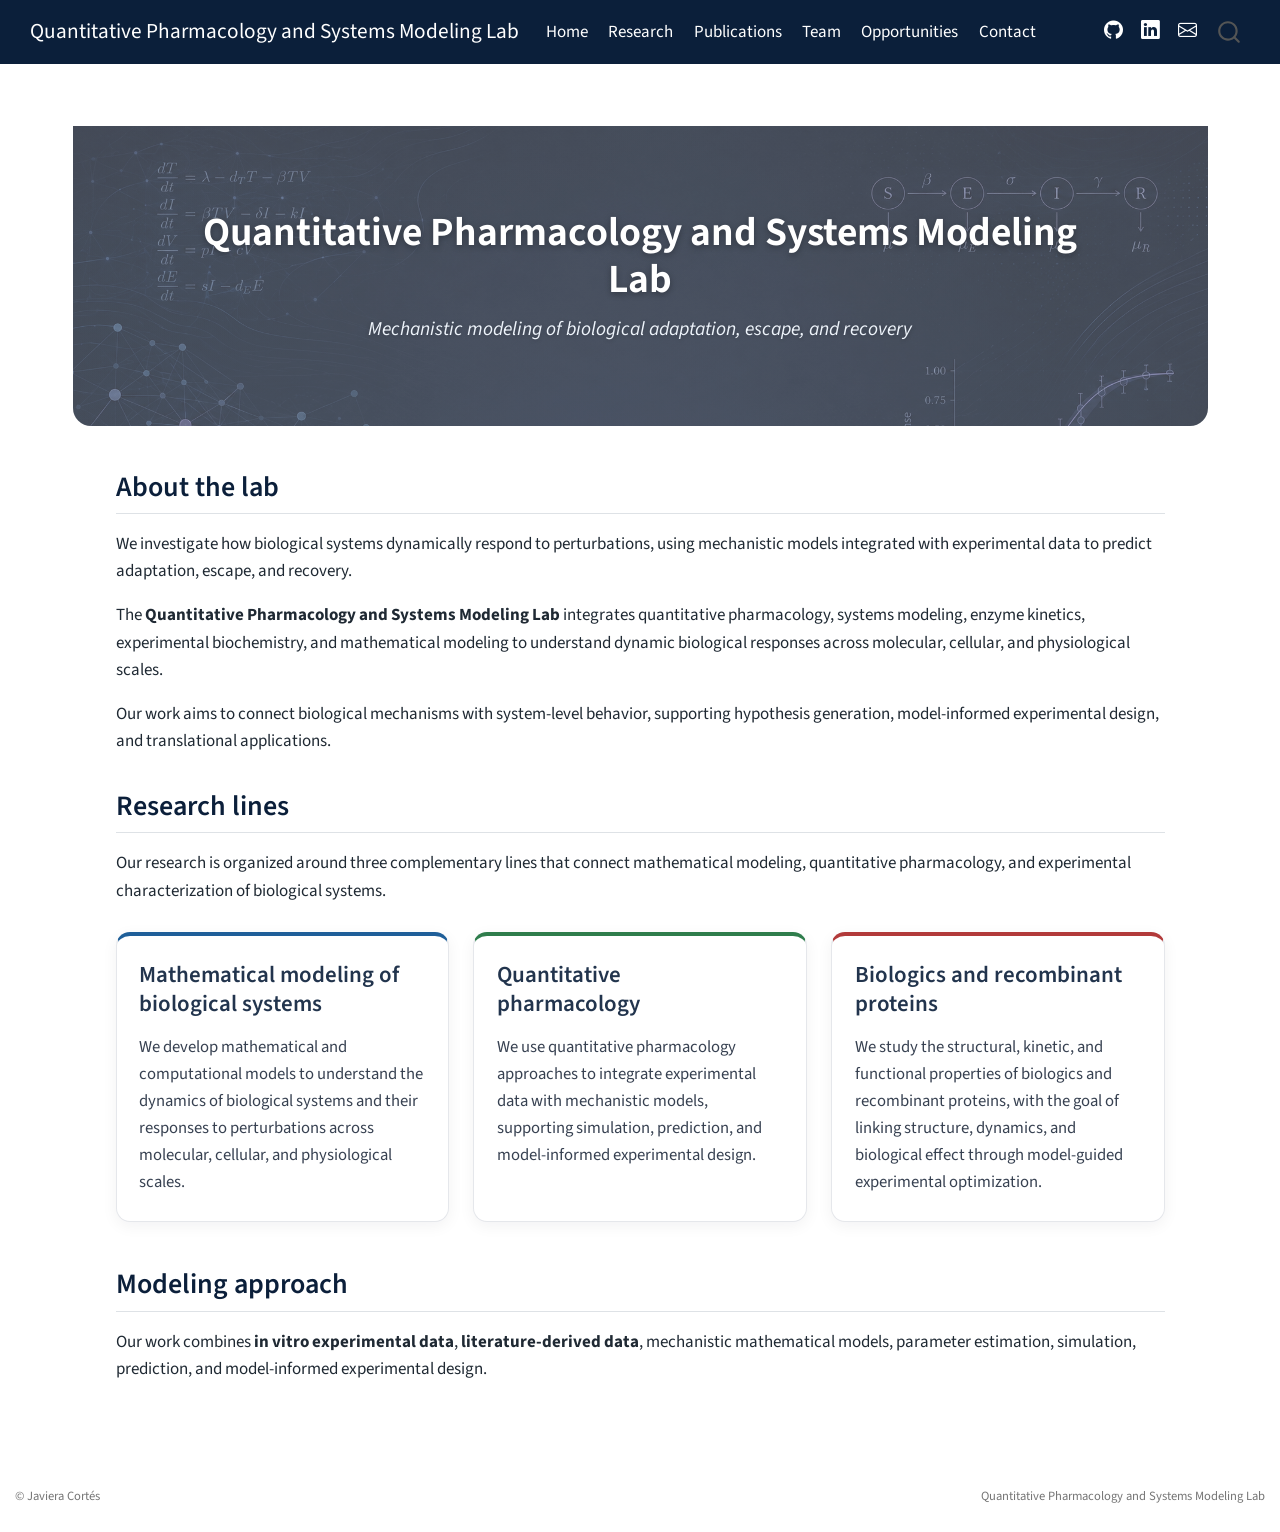
<file: docs/index.html>
<!DOCTYPE html>
<html xmlns="http://www.w3.org/1999/xhtml" lang="en" xml:lang="en"><head>

<meta charset="utf-8">
<meta name="generator" content="quarto-1.9.38">

<meta name="viewport" content="width=device-width, initial-scale=1.0, user-scalable=yes">


<title>Quantitative Pharmacology and Systems Modeling Lab</title>
<style>
/* Default styles provided by pandoc.
** See https://pandoc.org/MANUAL.html#variables-for-html for config info.
*/
code{white-space: pre-wrap;}
span.smallcaps{font-variant: small-caps;}
div.columns{display: flex; gap: min(4vw, 1.5em);}
div.column{flex: auto; overflow-x: auto;}
div.hanging-indent{margin-left: 1.5em; text-indent: -1.5em;}
ul.task-list{list-style: none;}
ul.task-list li input[type="checkbox"] {
  width: 0.8em;
  margin: 0 0.8em 0.2em -1em; /* quarto-specific, see https://github.com/quarto-dev/quarto-cli/issues/4556 */ 
  vertical-align: middle;
}
</style>


<script src="site_libs/quarto-nav/quarto-nav.js"></script>
<script src="site_libs/quarto-nav/headroom.min.js"></script>
<script src="site_libs/clipboard/clipboard.min.js"></script>
<script src="site_libs/quarto-search/autocomplete.umd.js"></script>
<script src="site_libs/quarto-search/fuse.min.js"></script>
<script src="site_libs/quarto-search/quarto-search.js"></script>
<meta name="quarto:offset" content="./">
<script src="site_libs/quarto-html/quarto.js" type="module"></script>
<script src="site_libs/quarto-html/tabsets/tabsets.js" type="module"></script>
<script src="site_libs/quarto-html/popper.min.js"></script>
<script src="site_libs/quarto-html/tippy.umd.min.js"></script>
<script src="site_libs/quarto-html/anchor.min.js"></script>
<link href="site_libs/quarto-html/tippy.css" rel="stylesheet">
<link href="site_libs/quarto-html/quarto-syntax-highlighting-15634bcf2e68342d4ad2dfa704d543f6.css" rel="stylesheet" id="quarto-text-highlighting-styles">
<script src="site_libs/bootstrap/bootstrap.min.js"></script>
<link href="site_libs/bootstrap/bootstrap-icons.css" rel="stylesheet">
<link href="site_libs/bootstrap/bootstrap-a0f9fd0d421825b736dc1bbcbcba2219.min.css" rel="stylesheet" append-hash="true" id="quarto-bootstrap" data-mode="light">
<script id="quarto-search-options" type="application/json">{
  "location": "navbar",
  "copy-button": false,
  "collapse-after": 3,
  "panel-placement": "end",
  "type": "overlay",
  "limit": 50,
  "keyboard-shortcut": [
    "f",
    "/",
    "s"
  ],
  "show-item-context": false,
  "language": {
    "search-no-results-text": "No results",
    "search-matching-documents-text": "matching documents",
    "search-copy-link-title": "Copy link to search",
    "search-hide-matches-text": "Hide additional matches",
    "search-more-match-text": "more match in this document",
    "search-more-matches-text": "more matches in this document",
    "search-clear-button-title": "Clear",
    "search-text-placeholder": "",
    "search-detached-cancel-button-title": "Cancel",
    "search-submit-button-title": "Submit",
    "search-label": "Search"
  }
}</script>


<link rel="stylesheet" href="styles.css">
</head>

<body class="nav-fixed quarto-light">

<div id="quarto-search-results"></div>
  <header id="quarto-header" class="headroom fixed-top">
    <nav class="navbar navbar-expand-lg " data-bs-theme="dark">
      <div class="navbar-container container-fluid">
      <div class="navbar-brand-container mx-auto">
    <a class="navbar-brand" href="./index.html">
    <span class="navbar-title">Quantitative Pharmacology and Systems Modeling Lab</span>
    </a>
  </div>
            <div id="quarto-search" class="" title="Search"></div>
          <button class="navbar-toggler" type="button" data-bs-toggle="collapse" data-bs-target="#navbarCollapse" aria-controls="navbarCollapse" role="menu" aria-expanded="false" aria-label="Toggle navigation" onclick="if (window.quartoToggleHeadroom) { window.quartoToggleHeadroom(); }">
  <span class="navbar-toggler-icon"></span>
</button>
          <div class="collapse navbar-collapse" id="navbarCollapse">
            <ul class="navbar-nav navbar-nav-scroll me-auto">
  <li class="nav-item">
    <a class="nav-link active" href="./index.html" aria-current="page"> 
<span class="menu-text">Home</span></a>
  </li>  
  <li class="nav-item">
    <a class="nav-link" href="./research.html"> 
<span class="menu-text">Research</span></a>
  </li>  
  <li class="nav-item">
    <a class="nav-link" href="./publications.html"> 
<span class="menu-text">Publications</span></a>
  </li>  
  <li class="nav-item">
    <a class="nav-link" href="./team.html"> 
<span class="menu-text">Team</span></a>
  </li>  
  <li class="nav-item">
    <a class="nav-link" href="./opportunities.html"> 
<span class="menu-text">Opportunities</span></a>
  </li>  
  <li class="nav-item">
    <a class="nav-link" href="./contact.html"> 
<span class="menu-text">Contact</span></a>
  </li>  
</ul>
            <ul class="navbar-nav navbar-nav-scroll ms-auto">
  <li class="nav-item compact">
    <a class="nav-link" href="https://github.com/javiera-cortes-rios"> <i class="bi bi-github" role="img">
</i> 
<span class="menu-text"></span></a>
  </li>  
  <li class="nav-item compact">
    <a class="nav-link" href="https://www.linkedin.com/in/cortesriosj/"> <i class="bi bi-linkedin" role="img">
</i> 
<span class="menu-text"></span></a>
  </li>  
  <li class="nav-item compact">
    <a class="nav-link" href="mailto:jacortes4@uc.cl"> <i class="bi bi-envelope" role="img">
</i> 
<span class="menu-text"></span></a>
  </li>  
</ul>
          </div> <!-- /navcollapse -->
            <div class="quarto-navbar-tools">
</div>
      </div> <!-- /container-fluid -->
    </nav>
</header>
<!-- content -->
<div id="quarto-content" class="quarto-container page-columns page-rows-contents page-layout-full page-navbar">
<!-- sidebar -->
<!-- margin-sidebar -->
    
<!-- main -->
<main class="content column-page" id="quarto-document-content"><header id="title-block-header" class="quarto-title-block"></header>




<div class="hero-banner">
<div class="hero-content">
<div class="hero-title">
Quantitative Pharmacology and Systems Modeling Lab
</div>
<div class="hero-subtitle">
Mechanistic modeling of biological adaptation, escape, and recovery
</div>
</div>
</div>
<div class="home-content">
<section id="about-the-lab" class="level2">
<h2 class="anchored" data-anchor-id="about-the-lab">About the lab</h2>
<p>We investigate how biological systems dynamically respond to perturbations, using mechanistic models integrated with experimental data to predict adaptation, escape, and recovery.</p>
<p>The <strong>Quantitative Pharmacology and Systems Modeling Lab</strong> integrates quantitative pharmacology, systems modeling, enzyme kinetics, experimental biochemistry, and mathematical modeling to understand dynamic biological responses across molecular, cellular, and physiological scales.</p>
<p>Our work aims to connect biological mechanisms with system-level behavior, supporting hypothesis generation, model-informed experimental design, and translational applications.</p>
</section>
<section id="research-lines" class="level2">
<h2 class="anchored" data-anchor-id="research-lines">Research lines</h2>
<p>Our research is organized around three complementary lines that connect mathematical modeling, quantitative pharmacology, and experimental characterization of biological systems.</p>
<div class="theme-grid">
<section id="mathematical-modeling-of-biological-systems" class="level3 theme-card theme-blue">
<h3 class="anchored" data-anchor-id="mathematical-modeling-of-biological-systems">Mathematical modeling of biological systems</h3>
<p>We develop mathematical and computational models to understand the dynamics of biological systems and their responses to perturbations across molecular, cellular, and physiological scales.</p>
</section>
<section id="quantitative-pharmacology" class="level3 theme-card theme-green">
<h3 class="anchored" data-anchor-id="quantitative-pharmacology">Quantitative pharmacology</h3>
<p>We use quantitative pharmacology approaches to integrate experimental data with mechanistic models, supporting simulation, prediction, and model-informed experimental design.</p>
</section>
<section id="biologics-and-recombinant-proteins" class="level3 theme-card theme-red">
<h3 class="anchored" data-anchor-id="biologics-and-recombinant-proteins">Biologics and recombinant proteins</h3>
<p>We study the structural, kinetic, and functional properties of biologics and recombinant proteins, with the goal of linking structure, dynamics, and biological effect through model-guided experimental optimization.</p>
</section>
</div>
</section>
<section id="modeling-approach" class="level2">
<h2 class="anchored" data-anchor-id="modeling-approach">Modeling approach</h2>
<p>Our work combines <strong>in vitro experimental data</strong>, <strong>literature-derived data</strong>, mechanistic mathematical models, parameter estimation, simulation, prediction, and model-informed experimental design.</p>
</section>
</div>



</main> <!-- /main -->
<script id="quarto-html-after-body" type="application/javascript">
  window.document.addEventListener("DOMContentLoaded", function (event) {
    const icon = "";
    const anchorJS = new window.AnchorJS();
    anchorJS.options = {
      placement: 'right',
      icon: icon
    };
    anchorJS.add('.anchored');
    const isCodeAnnotation = (el) => {
      for (const clz of el.classList) {
        if (clz.startsWith('code-annotation-')) {                     
          return true;
        }
      }
      return false;
    }
    const onCopySuccess = function(e) {
      // button target
      const button = e.trigger;
      // don't keep focus
      button.blur();
      // flash "checked"
      button.classList.add('code-copy-button-checked');
      var currentTitle = button.getAttribute("title");
      button.setAttribute("title", "Copied!");
      let tooltip;
      if (window.bootstrap) {
        button.setAttribute("data-bs-toggle", "tooltip");
        button.setAttribute("data-bs-placement", "left");
        button.setAttribute("data-bs-title", "Copied!");
        tooltip = new bootstrap.Tooltip(button, 
          { trigger: "manual", 
            customClass: "code-copy-button-tooltip",
            offset: [0, -8]});
        tooltip.show();    
      }
      setTimeout(function() {
        if (tooltip) {
          tooltip.hide();
          button.removeAttribute("data-bs-title");
          button.removeAttribute("data-bs-toggle");
          button.removeAttribute("data-bs-placement");
        }
        button.setAttribute("title", currentTitle);
        button.classList.remove('code-copy-button-checked');
      }, 1000);
      // clear code selection
      e.clearSelection();
    }
    const getTextToCopy = function(trigger) {
      const outerScaffold = trigger.parentElement.cloneNode(true);
      const codeEl = outerScaffold.querySelector('code');
      for (const childEl of codeEl.children) {
        if (isCodeAnnotation(childEl)) {
          childEl.remove();
        }
      }
      return codeEl.innerText;
    }
    const clipboard = new window.ClipboardJS('.code-copy-button:not([data-in-quarto-modal])', {
      text: getTextToCopy
    });
    clipboard.on('success', onCopySuccess);
    if (window.document.getElementById('quarto-embedded-source-code-modal')) {
      const clipboardModal = new window.ClipboardJS('.code-copy-button[data-in-quarto-modal]', {
        text: getTextToCopy,
        container: window.document.getElementById('quarto-embedded-source-code-modal')
      });
      clipboardModal.on('success', onCopySuccess);
    }
      var localhostRegex = new RegExp(/^(?:http|https):\/\/localhost\:?[0-9]*\//);
      var mailtoRegex = new RegExp(/^mailto:/);
        var filterRegex = new RegExp('/' + window.location.host + '/');
      var isInternal = (href) => {
          return filterRegex.test(href) || localhostRegex.test(href) || mailtoRegex.test(href);
      }
      // Inspect non-navigation links and adorn them if external
     var links = window.document.querySelectorAll('a[href]:not(.nav-link):not(.navbar-brand):not(.toc-action):not(.sidebar-link):not(.sidebar-item-toggle):not(.pagination-link):not(.no-external):not([aria-hidden]):not(.dropdown-item):not(.quarto-navigation-tool):not(.about-link)');
      for (var i=0; i<links.length; i++) {
        const link = links[i];
        if (!isInternal(link.href)) {
          // undo the damage that might have been done by quarto-nav.js in the case of
          // links that we want to consider external
          if (link.dataset.originalHref !== undefined) {
            link.href = link.dataset.originalHref;
          }
        }
      }
    function tippyHover(el, contentFn, onTriggerFn, onUntriggerFn) {
      const config = {
        allowHTML: true,
        maxWidth: 500,
        delay: 100,
        arrow: false,
        appendTo: function(el) {
            return el.parentElement;
        },
        interactive: true,
        interactiveBorder: 10,
        theme: 'quarto',
        placement: 'bottom-start',
      };
      if (contentFn) {
        config.content = contentFn;
      }
      if (onTriggerFn) {
        config.onTrigger = onTriggerFn;
      }
      if (onUntriggerFn) {
        config.onUntrigger = onUntriggerFn;
      }
      window.tippy(el, config); 
    }
    const noterefs = window.document.querySelectorAll('a[role="doc-noteref"]');
    for (var i=0; i<noterefs.length; i++) {
      const ref = noterefs[i];
      tippyHover(ref, function() {
        // use id or data attribute instead here
        let href = ref.getAttribute('data-footnote-href') || ref.getAttribute('href');
        try { href = new URL(href).hash; } catch {}
        const id = href.replace(/^#\/?/, "");
        const note = window.document.getElementById(id);
        if (note) {
          return note.innerHTML;
        } else {
          return "";
        }
      });
    }
    const xrefs = window.document.querySelectorAll('a.quarto-xref');
    const processXRef = (id, note) => {
      // Strip column container classes
      const stripColumnClz = (el) => {
        el.classList.remove("page-full", "page-columns");
        if (el.children) {
          for (const child of el.children) {
            stripColumnClz(child);
          }
        }
      }
      stripColumnClz(note)
      if (id === null || id.startsWith('sec-')) {
        // Special case sections, only their first couple elements
        const container = document.createElement("div");
        if (note.children && note.children.length > 2) {
          container.appendChild(note.children[0].cloneNode(true));
          for (let i = 1; i < note.children.length; i++) {
            const child = note.children[i];
            if (child.tagName === "P" && child.innerText === "") {
              continue;
            } else {
              container.appendChild(child.cloneNode(true));
              break;
            }
          }
          if (window.Quarto?.typesetMath) {
            window.Quarto.typesetMath(container);
          }
          return container.innerHTML
        } else {
          if (window.Quarto?.typesetMath) {
            window.Quarto.typesetMath(note);
          }
          return note.innerHTML;
        }
      } else {
        // Remove any anchor links if they are present
        const anchorLink = note.querySelector('a.anchorjs-link');
        if (anchorLink) {
          anchorLink.remove();
        }
        if (window.Quarto?.typesetMath) {
          window.Quarto.typesetMath(note);
        }
        if (note.classList.contains("callout")) {
          return note.outerHTML;
        } else {
          return note.innerHTML;
        }
      }
    }
    for (var i=0; i<xrefs.length; i++) {
      const xref = xrefs[i];
      tippyHover(xref, undefined, function(instance) {
        instance.disable();
        let url = xref.getAttribute('href');
        let hash = undefined; 
        if (url.startsWith('#')) {
          hash = url;
        } else {
          try { hash = new URL(url).hash; } catch {}
        }
        if (hash) {
          const id = hash.replace(/^#\/?/, "");
          const note = window.document.getElementById(id);
          if (note !== null) {
            try {
              const html = processXRef(id, note.cloneNode(true));
              instance.setContent(html);
            } finally {
              instance.enable();
              instance.show();
            }
          } else {
            // See if we can fetch this
            fetch(url.split('#')[0])
            .then(res => res.text())
            .then(html => {
              const parser = new DOMParser();
              const htmlDoc = parser.parseFromString(html, "text/html");
              const note = htmlDoc.getElementById(id);
              if (note !== null) {
                const html = processXRef(id, note);
                instance.setContent(html);
              } 
            }).finally(() => {
              instance.enable();
              instance.show();
            });
          }
        } else {
          // See if we can fetch a full url (with no hash to target)
          // This is a special case and we should probably do some content thinning / targeting
          fetch(url)
          .then(res => res.text())
          .then(html => {
            const parser = new DOMParser();
            const htmlDoc = parser.parseFromString(html, "text/html");
            const note = htmlDoc.querySelector('main.content');
            if (note !== null) {
              // This should only happen for chapter cross references
              // (since there is no id in the URL)
              // remove the first header
              if (note.children.length > 0 && note.children[0].tagName === "HEADER") {
                note.children[0].remove();
              }
              const html = processXRef(null, note);
              instance.setContent(html);
            } 
          }).finally(() => {
            instance.enable();
            instance.show();
          });
        }
      }, function(instance) {
      });
    }
        let selectedAnnoteEl;
        const selectorForAnnotation = ( cell, annotation) => {
          let cellAttr = 'data-code-cell="' + cell + '"';
          let lineAttr = 'data-code-annotation="' +  annotation + '"';
          const selector = 'span[' + cellAttr + '][' + lineAttr + ']';
          return selector;
        }
        const selectCodeLines = (annoteEl) => {
          const doc = window.document;
          const targetCell = annoteEl.getAttribute("data-target-cell");
          const targetAnnotation = annoteEl.getAttribute("data-target-annotation");
          const annoteSpan = window.document.querySelector(selectorForAnnotation(targetCell, targetAnnotation));
          const lines = annoteSpan.getAttribute("data-code-lines").split(",");
          const lineIds = lines.map((line) => {
            return targetCell + "-" + line;
          })
          let top = null;
          let height = null;
          let parent = null;
          if (lineIds.length > 0) {
              //compute the position of the single el (top and bottom and make a div)
              const el = window.document.getElementById(lineIds[0]);
              top = el.offsetTop;
              height = el.offsetHeight;
              parent = el.parentElement.parentElement;
            if (lineIds.length > 1) {
              const lastEl = window.document.getElementById(lineIds[lineIds.length - 1]);
              const bottom = lastEl.offsetTop + lastEl.offsetHeight;
              height = bottom - top;
            }
            if (top !== null && height !== null && parent !== null) {
              // cook up a div (if necessary) and position it 
              let div = window.document.getElementById("code-annotation-line-highlight");
              if (div === null) {
                div = window.document.createElement("div");
                div.setAttribute("id", "code-annotation-line-highlight");
                div.style.position = 'absolute';
                parent.appendChild(div);
              }
              div.style.top = top - 2 + "px";
              div.style.height = height + 4 + "px";
              div.style.left = 0;
              let gutterDiv = window.document.getElementById("code-annotation-line-highlight-gutter");
              if (gutterDiv === null) {
                gutterDiv = window.document.createElement("div");
                gutterDiv.setAttribute("id", "code-annotation-line-highlight-gutter");
                gutterDiv.style.position = 'absolute';
                const codeCell = window.document.getElementById(targetCell);
                const gutter = codeCell.querySelector('.code-annotation-gutter');
                gutter.appendChild(gutterDiv);
              }
              gutterDiv.style.top = top - 2 + "px";
              gutterDiv.style.height = height + 4 + "px";
            }
            selectedAnnoteEl = annoteEl;
          }
        };
        const unselectCodeLines = () => {
          const elementsIds = ["code-annotation-line-highlight", "code-annotation-line-highlight-gutter"];
          elementsIds.forEach((elId) => {
            const div = window.document.getElementById(elId);
            if (div) {
              div.remove();
            }
          });
          selectedAnnoteEl = undefined;
        };
          // Handle positioning of the toggle
      window.addEventListener(
        "resize",
        throttle(() => {
          elRect = undefined;
          if (selectedAnnoteEl) {
            selectCodeLines(selectedAnnoteEl);
          }
        }, 10)
      );
      function throttle(fn, ms) {
      let throttle = false;
      let timer;
        return (...args) => {
          if(!throttle) { // first call gets through
              fn.apply(this, args);
              throttle = true;
          } else { // all the others get throttled
              if(timer) clearTimeout(timer); // cancel #2
              timer = setTimeout(() => {
                fn.apply(this, args);
                timer = throttle = false;
              }, ms);
          }
        };
      }
        // Attach click handler to the DT
        const annoteDls = window.document.querySelectorAll('dt[data-target-cell]');
        for (const annoteDlNode of annoteDls) {
          annoteDlNode.addEventListener('click', (event) => {
            const clickedEl = event.target;
            if (clickedEl !== selectedAnnoteEl) {
              unselectCodeLines();
              const activeEl = window.document.querySelector('dt[data-target-cell].code-annotation-active');
              if (activeEl) {
                activeEl.classList.remove('code-annotation-active');
              }
              selectCodeLines(clickedEl);
              clickedEl.classList.add('code-annotation-active');
            } else {
              // Unselect the line
              unselectCodeLines();
              clickedEl.classList.remove('code-annotation-active');
            }
          });
        }
    const findCites = (el) => {
      const parentEl = el.parentElement;
      if (parentEl) {
        const cites = parentEl.dataset.cites;
        if (cites) {
          return {
            el,
            cites: cites.split(' ')
          };
        } else {
          return findCites(el.parentElement)
        }
      } else {
        return undefined;
      }
    };
    var bibliorefs = window.document.querySelectorAll('a[role="doc-biblioref"]');
    for (var i=0; i<bibliorefs.length; i++) {
      const ref = bibliorefs[i];
      const citeInfo = findCites(ref);
      if (citeInfo) {
        tippyHover(citeInfo.el, function() {
          var popup = window.document.createElement('div');
          citeInfo.cites.forEach(function(cite) {
            var citeDiv = window.document.createElement('div');
            citeDiv.classList.add('hanging-indent');
            citeDiv.classList.add('csl-entry');
            var biblioDiv = window.document.getElementById('ref-' + cite);
            if (biblioDiv) {
              citeDiv.innerHTML = biblioDiv.innerHTML;
            }
            popup.appendChild(citeDiv);
          });
          return popup.innerHTML;
        });
      }
    }
  });
  </script>
</div> <!-- /content -->
<footer class="footer">
  <div class="nav-footer">
    <div class="nav-footer-left">
<p>© Javiera Cortés</p>
</div>   
    <div class="nav-footer-center">
      &nbsp;
    </div>
    <div class="nav-footer-right">
<p>Quantitative Pharmacology and Systems Modeling Lab</p>
</div>
  </div>
</footer>




</body></html>
</file>
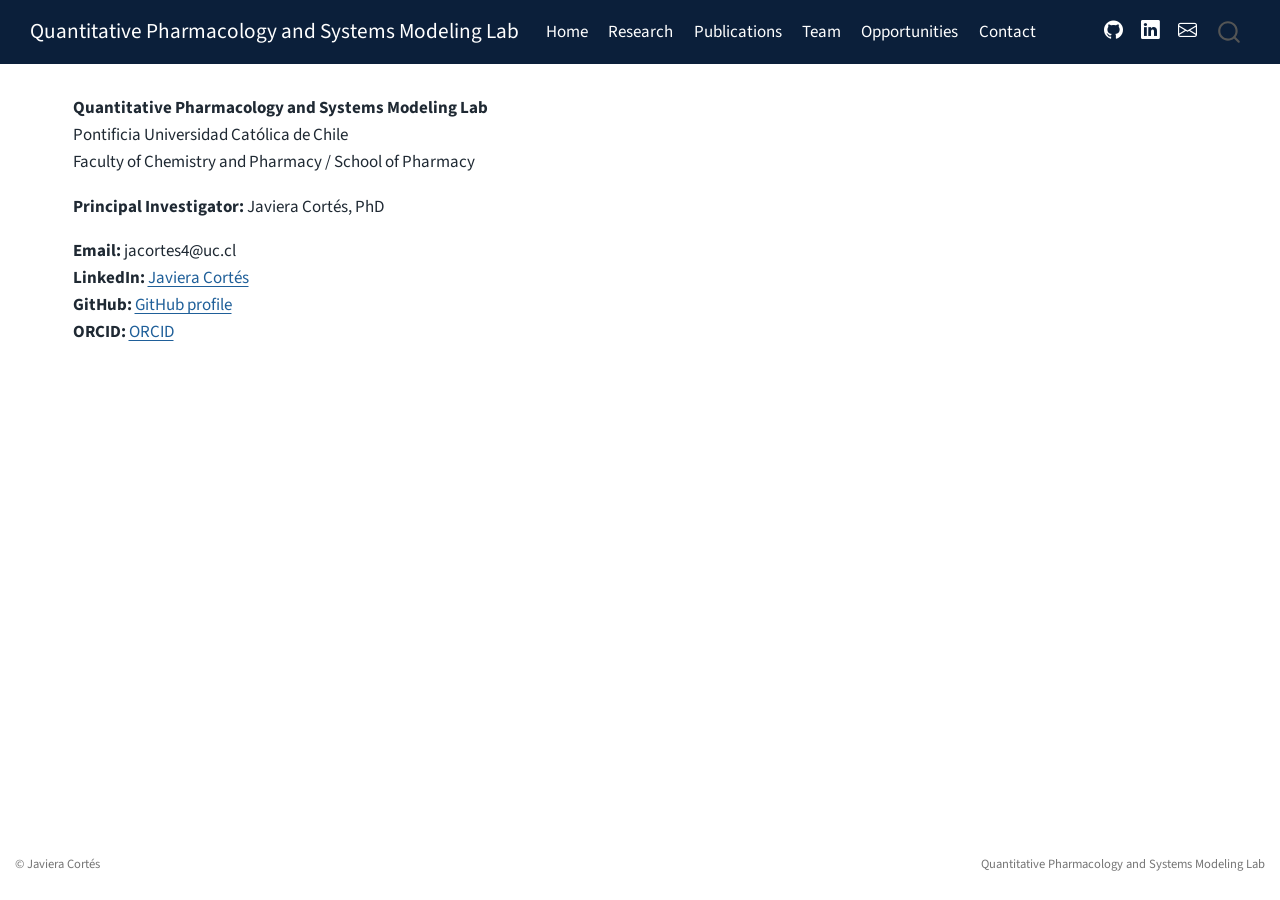
<file: docs/contact.html>
<!DOCTYPE html>
<html xmlns="http://www.w3.org/1999/xhtml" lang="en" xml:lang="en"><head>

<meta charset="utf-8">
<meta name="generator" content="quarto-1.9.38">

<meta name="viewport" content="width=device-width, initial-scale=1.0, user-scalable=yes">


<title>Contact – Quantitative Pharmacology and Systems Modeling Lab</title>
<style>
/* Default styles provided by pandoc.
** See https://pandoc.org/MANUAL.html#variables-for-html for config info.
*/
code{white-space: pre-wrap;}
span.smallcaps{font-variant: small-caps;}
div.columns{display: flex; gap: min(4vw, 1.5em);}
div.column{flex: auto; overflow-x: auto;}
div.hanging-indent{margin-left: 1.5em; text-indent: -1.5em;}
ul.task-list{list-style: none;}
ul.task-list li input[type="checkbox"] {
  width: 0.8em;
  margin: 0 0.8em 0.2em -1em; /* quarto-specific, see https://github.com/quarto-dev/quarto-cli/issues/4556 */ 
  vertical-align: middle;
}
</style>


<script src="site_libs/quarto-nav/quarto-nav.js"></script>
<script src="site_libs/quarto-nav/headroom.min.js"></script>
<script src="site_libs/clipboard/clipboard.min.js"></script>
<script src="site_libs/quarto-search/autocomplete.umd.js"></script>
<script src="site_libs/quarto-search/fuse.min.js"></script>
<script src="site_libs/quarto-search/quarto-search.js"></script>
<meta name="quarto:offset" content="./">
<script src="site_libs/quarto-html/quarto.js" type="module"></script>
<script src="site_libs/quarto-html/tabsets/tabsets.js" type="module"></script>
<script src="site_libs/quarto-html/popper.min.js"></script>
<script src="site_libs/quarto-html/tippy.umd.min.js"></script>
<script src="site_libs/quarto-html/anchor.min.js"></script>
<link href="site_libs/quarto-html/tippy.css" rel="stylesheet">
<link href="site_libs/quarto-html/quarto-syntax-highlighting-15634bcf2e68342d4ad2dfa704d543f6.css" rel="stylesheet" id="quarto-text-highlighting-styles">
<script src="site_libs/bootstrap/bootstrap.min.js"></script>
<link href="site_libs/bootstrap/bootstrap-icons.css" rel="stylesheet">
<link href="site_libs/bootstrap/bootstrap-a0f9fd0d421825b736dc1bbcbcba2219.min.css" rel="stylesheet" append-hash="true" id="quarto-bootstrap" data-mode="light">
<script id="quarto-search-options" type="application/json">{
  "location": "navbar",
  "copy-button": false,
  "collapse-after": 3,
  "panel-placement": "end",
  "type": "overlay",
  "limit": 50,
  "keyboard-shortcut": [
    "f",
    "/",
    "s"
  ],
  "show-item-context": false,
  "language": {
    "search-no-results-text": "No results",
    "search-matching-documents-text": "matching documents",
    "search-copy-link-title": "Copy link to search",
    "search-hide-matches-text": "Hide additional matches",
    "search-more-match-text": "more match in this document",
    "search-more-matches-text": "more matches in this document",
    "search-clear-button-title": "Clear",
    "search-text-placeholder": "",
    "search-detached-cancel-button-title": "Cancel",
    "search-submit-button-title": "Submit",
    "search-label": "Search"
  }
}</script>


<link rel="stylesheet" href="styles.css">
</head>

<body class="nav-fixed quarto-light">

<div id="quarto-search-results"></div>
  <header id="quarto-header" class="headroom fixed-top">
    <nav class="navbar navbar-expand-lg " data-bs-theme="dark">
      <div class="navbar-container container-fluid">
      <div class="navbar-brand-container mx-auto">
    <a class="navbar-brand" href="./index.html">
    <span class="navbar-title">Quantitative Pharmacology and Systems Modeling Lab</span>
    </a>
  </div>
            <div id="quarto-search" class="" title="Search"></div>
          <button class="navbar-toggler" type="button" data-bs-toggle="collapse" data-bs-target="#navbarCollapse" aria-controls="navbarCollapse" role="menu" aria-expanded="false" aria-label="Toggle navigation" onclick="if (window.quartoToggleHeadroom) { window.quartoToggleHeadroom(); }">
  <span class="navbar-toggler-icon"></span>
</button>
          <div class="collapse navbar-collapse" id="navbarCollapse">
            <ul class="navbar-nav navbar-nav-scroll me-auto">
  <li class="nav-item">
    <a class="nav-link" href="./index.html"> 
<span class="menu-text">Home</span></a>
  </li>  
  <li class="nav-item">
    <a class="nav-link" href="./research.html"> 
<span class="menu-text">Research</span></a>
  </li>  
  <li class="nav-item">
    <a class="nav-link" href="./publications.html"> 
<span class="menu-text">Publications</span></a>
  </li>  
  <li class="nav-item">
    <a class="nav-link" href="./team.html"> 
<span class="menu-text">Team</span></a>
  </li>  
  <li class="nav-item">
    <a class="nav-link" href="./opportunities.html"> 
<span class="menu-text">Opportunities</span></a>
  </li>  
  <li class="nav-item">
    <a class="nav-link active" href="./contact.html" aria-current="page"> 
<span class="menu-text">Contact</span></a>
  </li>  
</ul>
            <ul class="navbar-nav navbar-nav-scroll ms-auto">
  <li class="nav-item compact">
    <a class="nav-link" href="https://github.com/javiera-cortes-rios"> <i class="bi bi-github" role="img">
</i> 
<span class="menu-text"></span></a>
  </li>  
  <li class="nav-item compact">
    <a class="nav-link" href="https://www.linkedin.com/in/cortesriosj/"> <i class="bi bi-linkedin" role="img">
</i> 
<span class="menu-text"></span></a>
  </li>  
  <li class="nav-item compact">
    <a class="nav-link" href="mailto:jacortes4@uc.cl"> <i class="bi bi-envelope" role="img">
</i> 
<span class="menu-text"></span></a>
  </li>  
</ul>
          </div> <!-- /navcollapse -->
            <div class="quarto-navbar-tools">
</div>
      </div> <!-- /container-fluid -->
    </nav>
</header>
<!-- content -->
<div id="quarto-content" class="quarto-container page-columns page-rows-contents page-layout-full page-navbar">
<!-- sidebar -->
<!-- margin-sidebar -->
    
<!-- main -->
<main class="content column-page" id="quarto-document-content">

<header id="title-block-header" class="quarto-title-block default">
<div class="quarto-title">
<h1 class="title">Contact</h1>
</div>



<div class="quarto-title-meta column-page">

    
  
    
  </div>
  


</header>


<p><strong>Quantitative Pharmacology and Systems Modeling Lab</strong><br>
Pontificia Universidad Católica de Chile<br>
Faculty of Chemistry and Pharmacy / School of Pharmacy</p>
<p><strong>Principal Investigator:</strong> Javiera Cortés, PhD</p>
<p><strong>Email:</strong> jacortes4@uc.cl<br>
<strong>LinkedIn:</strong> <a href="https://www.linkedin.com/in/cortesriosj/">Javiera Cortés</a><br>
<strong>GitHub:</strong> <a href="https://github.com/javiera-cortes-rios">GitHub profile</a><br>
<strong>ORCID:</strong> <a href="https://orcid.org/my-orcid?orcid=0000-0002-1501-8081">ORCID</a></p>



</main> <!-- /main -->
<script id="quarto-html-after-body" type="application/javascript">
  window.document.addEventListener("DOMContentLoaded", function (event) {
    const icon = "";
    const anchorJS = new window.AnchorJS();
    anchorJS.options = {
      placement: 'right',
      icon: icon
    };
    anchorJS.add('.anchored');
    const isCodeAnnotation = (el) => {
      for (const clz of el.classList) {
        if (clz.startsWith('code-annotation-')) {                     
          return true;
        }
      }
      return false;
    }
    const onCopySuccess = function(e) {
      // button target
      const button = e.trigger;
      // don't keep focus
      button.blur();
      // flash "checked"
      button.classList.add('code-copy-button-checked');
      var currentTitle = button.getAttribute("title");
      button.setAttribute("title", "Copied!");
      let tooltip;
      if (window.bootstrap) {
        button.setAttribute("data-bs-toggle", "tooltip");
        button.setAttribute("data-bs-placement", "left");
        button.setAttribute("data-bs-title", "Copied!");
        tooltip = new bootstrap.Tooltip(button, 
          { trigger: "manual", 
            customClass: "code-copy-button-tooltip",
            offset: [0, -8]});
        tooltip.show();    
      }
      setTimeout(function() {
        if (tooltip) {
          tooltip.hide();
          button.removeAttribute("data-bs-title");
          button.removeAttribute("data-bs-toggle");
          button.removeAttribute("data-bs-placement");
        }
        button.setAttribute("title", currentTitle);
        button.classList.remove('code-copy-button-checked');
      }, 1000);
      // clear code selection
      e.clearSelection();
    }
    const getTextToCopy = function(trigger) {
      const outerScaffold = trigger.parentElement.cloneNode(true);
      const codeEl = outerScaffold.querySelector('code');
      for (const childEl of codeEl.children) {
        if (isCodeAnnotation(childEl)) {
          childEl.remove();
        }
      }
      return codeEl.innerText;
    }
    const clipboard = new window.ClipboardJS('.code-copy-button:not([data-in-quarto-modal])', {
      text: getTextToCopy
    });
    clipboard.on('success', onCopySuccess);
    if (window.document.getElementById('quarto-embedded-source-code-modal')) {
      const clipboardModal = new window.ClipboardJS('.code-copy-button[data-in-quarto-modal]', {
        text: getTextToCopy,
        container: window.document.getElementById('quarto-embedded-source-code-modal')
      });
      clipboardModal.on('success', onCopySuccess);
    }
      var localhostRegex = new RegExp(/^(?:http|https):\/\/localhost\:?[0-9]*\//);
      var mailtoRegex = new RegExp(/^mailto:/);
        var filterRegex = new RegExp('/' + window.location.host + '/');
      var isInternal = (href) => {
          return filterRegex.test(href) || localhostRegex.test(href) || mailtoRegex.test(href);
      }
      // Inspect non-navigation links and adorn them if external
     var links = window.document.querySelectorAll('a[href]:not(.nav-link):not(.navbar-brand):not(.toc-action):not(.sidebar-link):not(.sidebar-item-toggle):not(.pagination-link):not(.no-external):not([aria-hidden]):not(.dropdown-item):not(.quarto-navigation-tool):not(.about-link)');
      for (var i=0; i<links.length; i++) {
        const link = links[i];
        if (!isInternal(link.href)) {
          // undo the damage that might have been done by quarto-nav.js in the case of
          // links that we want to consider external
          if (link.dataset.originalHref !== undefined) {
            link.href = link.dataset.originalHref;
          }
        }
      }
    function tippyHover(el, contentFn, onTriggerFn, onUntriggerFn) {
      const config = {
        allowHTML: true,
        maxWidth: 500,
        delay: 100,
        arrow: false,
        appendTo: function(el) {
            return el.parentElement;
        },
        interactive: true,
        interactiveBorder: 10,
        theme: 'quarto',
        placement: 'bottom-start',
      };
      if (contentFn) {
        config.content = contentFn;
      }
      if (onTriggerFn) {
        config.onTrigger = onTriggerFn;
      }
      if (onUntriggerFn) {
        config.onUntrigger = onUntriggerFn;
      }
      window.tippy(el, config); 
    }
    const noterefs = window.document.querySelectorAll('a[role="doc-noteref"]');
    for (var i=0; i<noterefs.length; i++) {
      const ref = noterefs[i];
      tippyHover(ref, function() {
        // use id or data attribute instead here
        let href = ref.getAttribute('data-footnote-href') || ref.getAttribute('href');
        try { href = new URL(href).hash; } catch {}
        const id = href.replace(/^#\/?/, "");
        const note = window.document.getElementById(id);
        if (note) {
          return note.innerHTML;
        } else {
          return "";
        }
      });
    }
    const xrefs = window.document.querySelectorAll('a.quarto-xref');
    const processXRef = (id, note) => {
      // Strip column container classes
      const stripColumnClz = (el) => {
        el.classList.remove("page-full", "page-columns");
        if (el.children) {
          for (const child of el.children) {
            stripColumnClz(child);
          }
        }
      }
      stripColumnClz(note)
      if (id === null || id.startsWith('sec-')) {
        // Special case sections, only their first couple elements
        const container = document.createElement("div");
        if (note.children && note.children.length > 2) {
          container.appendChild(note.children[0].cloneNode(true));
          for (let i = 1; i < note.children.length; i++) {
            const child = note.children[i];
            if (child.tagName === "P" && child.innerText === "") {
              continue;
            } else {
              container.appendChild(child.cloneNode(true));
              break;
            }
          }
          if (window.Quarto?.typesetMath) {
            window.Quarto.typesetMath(container);
          }
          return container.innerHTML
        } else {
          if (window.Quarto?.typesetMath) {
            window.Quarto.typesetMath(note);
          }
          return note.innerHTML;
        }
      } else {
        // Remove any anchor links if they are present
        const anchorLink = note.querySelector('a.anchorjs-link');
        if (anchorLink) {
          anchorLink.remove();
        }
        if (window.Quarto?.typesetMath) {
          window.Quarto.typesetMath(note);
        }
        if (note.classList.contains("callout")) {
          return note.outerHTML;
        } else {
          return note.innerHTML;
        }
      }
    }
    for (var i=0; i<xrefs.length; i++) {
      const xref = xrefs[i];
      tippyHover(xref, undefined, function(instance) {
        instance.disable();
        let url = xref.getAttribute('href');
        let hash = undefined; 
        if (url.startsWith('#')) {
          hash = url;
        } else {
          try { hash = new URL(url).hash; } catch {}
        }
        if (hash) {
          const id = hash.replace(/^#\/?/, "");
          const note = window.document.getElementById(id);
          if (note !== null) {
            try {
              const html = processXRef(id, note.cloneNode(true));
              instance.setContent(html);
            } finally {
              instance.enable();
              instance.show();
            }
          } else {
            // See if we can fetch this
            fetch(url.split('#')[0])
            .then(res => res.text())
            .then(html => {
              const parser = new DOMParser();
              const htmlDoc = parser.parseFromString(html, "text/html");
              const note = htmlDoc.getElementById(id);
              if (note !== null) {
                const html = processXRef(id, note);
                instance.setContent(html);
              } 
            }).finally(() => {
              instance.enable();
              instance.show();
            });
          }
        } else {
          // See if we can fetch a full url (with no hash to target)
          // This is a special case and we should probably do some content thinning / targeting
          fetch(url)
          .then(res => res.text())
          .then(html => {
            const parser = new DOMParser();
            const htmlDoc = parser.parseFromString(html, "text/html");
            const note = htmlDoc.querySelector('main.content');
            if (note !== null) {
              // This should only happen for chapter cross references
              // (since there is no id in the URL)
              // remove the first header
              if (note.children.length > 0 && note.children[0].tagName === "HEADER") {
                note.children[0].remove();
              }
              const html = processXRef(null, note);
              instance.setContent(html);
            } 
          }).finally(() => {
            instance.enable();
            instance.show();
          });
        }
      }, function(instance) {
      });
    }
        let selectedAnnoteEl;
        const selectorForAnnotation = ( cell, annotation) => {
          let cellAttr = 'data-code-cell="' + cell + '"';
          let lineAttr = 'data-code-annotation="' +  annotation + '"';
          const selector = 'span[' + cellAttr + '][' + lineAttr + ']';
          return selector;
        }
        const selectCodeLines = (annoteEl) => {
          const doc = window.document;
          const targetCell = annoteEl.getAttribute("data-target-cell");
          const targetAnnotation = annoteEl.getAttribute("data-target-annotation");
          const annoteSpan = window.document.querySelector(selectorForAnnotation(targetCell, targetAnnotation));
          const lines = annoteSpan.getAttribute("data-code-lines").split(",");
          const lineIds = lines.map((line) => {
            return targetCell + "-" + line;
          })
          let top = null;
          let height = null;
          let parent = null;
          if (lineIds.length > 0) {
              //compute the position of the single el (top and bottom and make a div)
              const el = window.document.getElementById(lineIds[0]);
              top = el.offsetTop;
              height = el.offsetHeight;
              parent = el.parentElement.parentElement;
            if (lineIds.length > 1) {
              const lastEl = window.document.getElementById(lineIds[lineIds.length - 1]);
              const bottom = lastEl.offsetTop + lastEl.offsetHeight;
              height = bottom - top;
            }
            if (top !== null && height !== null && parent !== null) {
              // cook up a div (if necessary) and position it 
              let div = window.document.getElementById("code-annotation-line-highlight");
              if (div === null) {
                div = window.document.createElement("div");
                div.setAttribute("id", "code-annotation-line-highlight");
                div.style.position = 'absolute';
                parent.appendChild(div);
              }
              div.style.top = top - 2 + "px";
              div.style.height = height + 4 + "px";
              div.style.left = 0;
              let gutterDiv = window.document.getElementById("code-annotation-line-highlight-gutter");
              if (gutterDiv === null) {
                gutterDiv = window.document.createElement("div");
                gutterDiv.setAttribute("id", "code-annotation-line-highlight-gutter");
                gutterDiv.style.position = 'absolute';
                const codeCell = window.document.getElementById(targetCell);
                const gutter = codeCell.querySelector('.code-annotation-gutter');
                gutter.appendChild(gutterDiv);
              }
              gutterDiv.style.top = top - 2 + "px";
              gutterDiv.style.height = height + 4 + "px";
            }
            selectedAnnoteEl = annoteEl;
          }
        };
        const unselectCodeLines = () => {
          const elementsIds = ["code-annotation-line-highlight", "code-annotation-line-highlight-gutter"];
          elementsIds.forEach((elId) => {
            const div = window.document.getElementById(elId);
            if (div) {
              div.remove();
            }
          });
          selectedAnnoteEl = undefined;
        };
          // Handle positioning of the toggle
      window.addEventListener(
        "resize",
        throttle(() => {
          elRect = undefined;
          if (selectedAnnoteEl) {
            selectCodeLines(selectedAnnoteEl);
          }
        }, 10)
      );
      function throttle(fn, ms) {
      let throttle = false;
      let timer;
        return (...args) => {
          if(!throttle) { // first call gets through
              fn.apply(this, args);
              throttle = true;
          } else { // all the others get throttled
              if(timer) clearTimeout(timer); // cancel #2
              timer = setTimeout(() => {
                fn.apply(this, args);
                timer = throttle = false;
              }, ms);
          }
        };
      }
        // Attach click handler to the DT
        const annoteDls = window.document.querySelectorAll('dt[data-target-cell]');
        for (const annoteDlNode of annoteDls) {
          annoteDlNode.addEventListener('click', (event) => {
            const clickedEl = event.target;
            if (clickedEl !== selectedAnnoteEl) {
              unselectCodeLines();
              const activeEl = window.document.querySelector('dt[data-target-cell].code-annotation-active');
              if (activeEl) {
                activeEl.classList.remove('code-annotation-active');
              }
              selectCodeLines(clickedEl);
              clickedEl.classList.add('code-annotation-active');
            } else {
              // Unselect the line
              unselectCodeLines();
              clickedEl.classList.remove('code-annotation-active');
            }
          });
        }
    const findCites = (el) => {
      const parentEl = el.parentElement;
      if (parentEl) {
        const cites = parentEl.dataset.cites;
        if (cites) {
          return {
            el,
            cites: cites.split(' ')
          };
        } else {
          return findCites(el.parentElement)
        }
      } else {
        return undefined;
      }
    };
    var bibliorefs = window.document.querySelectorAll('a[role="doc-biblioref"]');
    for (var i=0; i<bibliorefs.length; i++) {
      const ref = bibliorefs[i];
      const citeInfo = findCites(ref);
      if (citeInfo) {
        tippyHover(citeInfo.el, function() {
          var popup = window.document.createElement('div');
          citeInfo.cites.forEach(function(cite) {
            var citeDiv = window.document.createElement('div');
            citeDiv.classList.add('hanging-indent');
            citeDiv.classList.add('csl-entry');
            var biblioDiv = window.document.getElementById('ref-' + cite);
            if (biblioDiv) {
              citeDiv.innerHTML = biblioDiv.innerHTML;
            }
            popup.appendChild(citeDiv);
          });
          return popup.innerHTML;
        });
      }
    }
  });
  </script>
</div> <!-- /content -->
<footer class="footer">
  <div class="nav-footer">
    <div class="nav-footer-left">
<p>© Javiera Cortés</p>
</div>   
    <div class="nav-footer-center">
      &nbsp;
    </div>
    <div class="nav-footer-right">
<p>Quantitative Pharmacology and Systems Modeling Lab</p>
</div>
  </div>
</footer>




</body></html>
</file>
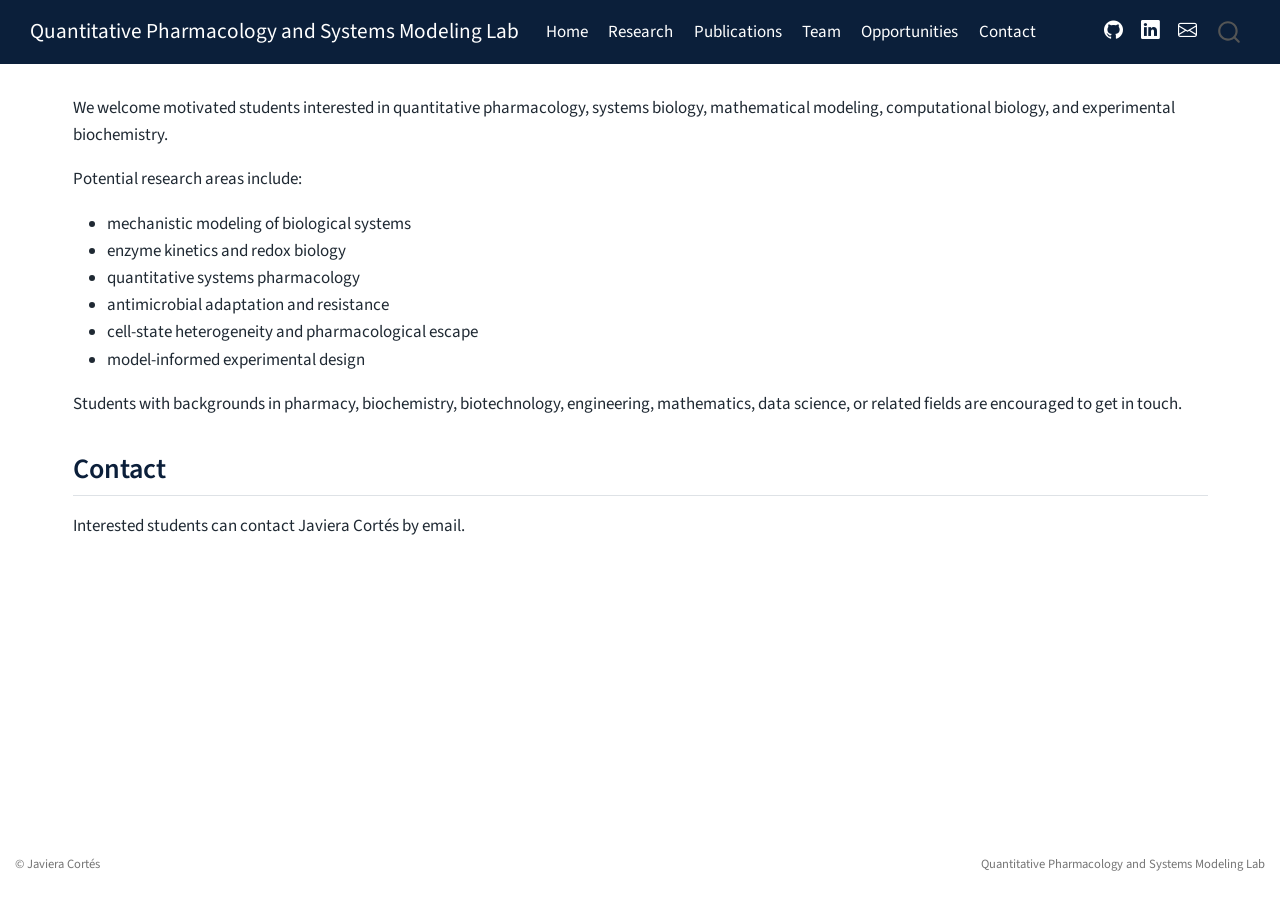
<file: docs/opportunities.html>
<!DOCTYPE html>
<html xmlns="http://www.w3.org/1999/xhtml" lang="en" xml:lang="en"><head>

<meta charset="utf-8">
<meta name="generator" content="quarto-1.9.38">

<meta name="viewport" content="width=device-width, initial-scale=1.0, user-scalable=yes">


<title>Opportunities – Quantitative Pharmacology and Systems Modeling Lab</title>
<style>
/* Default styles provided by pandoc.
** See https://pandoc.org/MANUAL.html#variables-for-html for config info.
*/
code{white-space: pre-wrap;}
span.smallcaps{font-variant: small-caps;}
div.columns{display: flex; gap: min(4vw, 1.5em);}
div.column{flex: auto; overflow-x: auto;}
div.hanging-indent{margin-left: 1.5em; text-indent: -1.5em;}
ul.task-list{list-style: none;}
ul.task-list li input[type="checkbox"] {
  width: 0.8em;
  margin: 0 0.8em 0.2em -1em; /* quarto-specific, see https://github.com/quarto-dev/quarto-cli/issues/4556 */ 
  vertical-align: middle;
}
</style>


<script src="site_libs/quarto-nav/quarto-nav.js"></script>
<script src="site_libs/quarto-nav/headroom.min.js"></script>
<script src="site_libs/clipboard/clipboard.min.js"></script>
<script src="site_libs/quarto-search/autocomplete.umd.js"></script>
<script src="site_libs/quarto-search/fuse.min.js"></script>
<script src="site_libs/quarto-search/quarto-search.js"></script>
<meta name="quarto:offset" content="./">
<script src="site_libs/quarto-html/quarto.js" type="module"></script>
<script src="site_libs/quarto-html/tabsets/tabsets.js" type="module"></script>
<script src="site_libs/quarto-html/popper.min.js"></script>
<script src="site_libs/quarto-html/tippy.umd.min.js"></script>
<script src="site_libs/quarto-html/anchor.min.js"></script>
<link href="site_libs/quarto-html/tippy.css" rel="stylesheet">
<link href="site_libs/quarto-html/quarto-syntax-highlighting-15634bcf2e68342d4ad2dfa704d543f6.css" rel="stylesheet" id="quarto-text-highlighting-styles">
<script src="site_libs/bootstrap/bootstrap.min.js"></script>
<link href="site_libs/bootstrap/bootstrap-icons.css" rel="stylesheet">
<link href="site_libs/bootstrap/bootstrap-a0f9fd0d421825b736dc1bbcbcba2219.min.css" rel="stylesheet" append-hash="true" id="quarto-bootstrap" data-mode="light">
<script id="quarto-search-options" type="application/json">{
  "location": "navbar",
  "copy-button": false,
  "collapse-after": 3,
  "panel-placement": "end",
  "type": "overlay",
  "limit": 50,
  "keyboard-shortcut": [
    "f",
    "/",
    "s"
  ],
  "show-item-context": false,
  "language": {
    "search-no-results-text": "No results",
    "search-matching-documents-text": "matching documents",
    "search-copy-link-title": "Copy link to search",
    "search-hide-matches-text": "Hide additional matches",
    "search-more-match-text": "more match in this document",
    "search-more-matches-text": "more matches in this document",
    "search-clear-button-title": "Clear",
    "search-text-placeholder": "",
    "search-detached-cancel-button-title": "Cancel",
    "search-submit-button-title": "Submit",
    "search-label": "Search"
  }
}</script>


<link rel="stylesheet" href="styles.css">
</head>

<body class="nav-fixed quarto-light">

<div id="quarto-search-results"></div>
  <header id="quarto-header" class="headroom fixed-top">
    <nav class="navbar navbar-expand-lg " data-bs-theme="dark">
      <div class="navbar-container container-fluid">
      <div class="navbar-brand-container mx-auto">
    <a class="navbar-brand" href="./index.html">
    <span class="navbar-title">Quantitative Pharmacology and Systems Modeling Lab</span>
    </a>
  </div>
            <div id="quarto-search" class="" title="Search"></div>
          <button class="navbar-toggler" type="button" data-bs-toggle="collapse" data-bs-target="#navbarCollapse" aria-controls="navbarCollapse" role="menu" aria-expanded="false" aria-label="Toggle navigation" onclick="if (window.quartoToggleHeadroom) { window.quartoToggleHeadroom(); }">
  <span class="navbar-toggler-icon"></span>
</button>
          <div class="collapse navbar-collapse" id="navbarCollapse">
            <ul class="navbar-nav navbar-nav-scroll me-auto">
  <li class="nav-item">
    <a class="nav-link" href="./index.html"> 
<span class="menu-text">Home</span></a>
  </li>  
  <li class="nav-item">
    <a class="nav-link" href="./research.html"> 
<span class="menu-text">Research</span></a>
  </li>  
  <li class="nav-item">
    <a class="nav-link" href="./publications.html"> 
<span class="menu-text">Publications</span></a>
  </li>  
  <li class="nav-item">
    <a class="nav-link" href="./team.html"> 
<span class="menu-text">Team</span></a>
  </li>  
  <li class="nav-item">
    <a class="nav-link active" href="./opportunities.html" aria-current="page"> 
<span class="menu-text">Opportunities</span></a>
  </li>  
  <li class="nav-item">
    <a class="nav-link" href="./contact.html"> 
<span class="menu-text">Contact</span></a>
  </li>  
</ul>
            <ul class="navbar-nav navbar-nav-scroll ms-auto">
  <li class="nav-item compact">
    <a class="nav-link" href="https://github.com/javiera-cortes-rios"> <i class="bi bi-github" role="img">
</i> 
<span class="menu-text"></span></a>
  </li>  
  <li class="nav-item compact">
    <a class="nav-link" href="https://www.linkedin.com/in/cortesriosj/"> <i class="bi bi-linkedin" role="img">
</i> 
<span class="menu-text"></span></a>
  </li>  
  <li class="nav-item compact">
    <a class="nav-link" href="mailto:jacortes4@uc.cl"> <i class="bi bi-envelope" role="img">
</i> 
<span class="menu-text"></span></a>
  </li>  
</ul>
          </div> <!-- /navcollapse -->
            <div class="quarto-navbar-tools">
</div>
      </div> <!-- /container-fluid -->
    </nav>
</header>
<!-- content -->
<div id="quarto-content" class="quarto-container page-columns page-rows-contents page-layout-full page-navbar">
<!-- sidebar -->
<!-- margin-sidebar -->
    
<!-- main -->
<main class="content column-page" id="quarto-document-content">

<header id="title-block-header" class="quarto-title-block default">
<div class="quarto-title">
<h1 class="title">Opportunities</h1>
</div>



<div class="quarto-title-meta column-page">

    
  
    
  </div>
  


</header>


<p>We welcome motivated students interested in quantitative pharmacology, systems biology, mathematical modeling, computational biology, and experimental biochemistry.</p>
<p>Potential research areas include:</p>
<ul>
<li>mechanistic modeling of biological systems</li>
<li>enzyme kinetics and redox biology</li>
<li>quantitative systems pharmacology</li>
<li>antimicrobial adaptation and resistance</li>
<li>cell-state heterogeneity and pharmacological escape</li>
<li>model-informed experimental design</li>
</ul>
<p>Students with backgrounds in pharmacy, biochemistry, biotechnology, engineering, mathematics, data science, or related fields are encouraged to get in touch.</p>
<section id="contact" class="level2">
<h2 class="anchored" data-anchor-id="contact">Contact</h2>
<p>Interested students can contact Javiera Cortés by email.</p>


</section>

</main> <!-- /main -->
<script id="quarto-html-after-body" type="application/javascript">
  window.document.addEventListener("DOMContentLoaded", function (event) {
    const icon = "";
    const anchorJS = new window.AnchorJS();
    anchorJS.options = {
      placement: 'right',
      icon: icon
    };
    anchorJS.add('.anchored');
    const isCodeAnnotation = (el) => {
      for (const clz of el.classList) {
        if (clz.startsWith('code-annotation-')) {                     
          return true;
        }
      }
      return false;
    }
    const onCopySuccess = function(e) {
      // button target
      const button = e.trigger;
      // don't keep focus
      button.blur();
      // flash "checked"
      button.classList.add('code-copy-button-checked');
      var currentTitle = button.getAttribute("title");
      button.setAttribute("title", "Copied!");
      let tooltip;
      if (window.bootstrap) {
        button.setAttribute("data-bs-toggle", "tooltip");
        button.setAttribute("data-bs-placement", "left");
        button.setAttribute("data-bs-title", "Copied!");
        tooltip = new bootstrap.Tooltip(button, 
          { trigger: "manual", 
            customClass: "code-copy-button-tooltip",
            offset: [0, -8]});
        tooltip.show();    
      }
      setTimeout(function() {
        if (tooltip) {
          tooltip.hide();
          button.removeAttribute("data-bs-title");
          button.removeAttribute("data-bs-toggle");
          button.removeAttribute("data-bs-placement");
        }
        button.setAttribute("title", currentTitle);
        button.classList.remove('code-copy-button-checked');
      }, 1000);
      // clear code selection
      e.clearSelection();
    }
    const getTextToCopy = function(trigger) {
      const outerScaffold = trigger.parentElement.cloneNode(true);
      const codeEl = outerScaffold.querySelector('code');
      for (const childEl of codeEl.children) {
        if (isCodeAnnotation(childEl)) {
          childEl.remove();
        }
      }
      return codeEl.innerText;
    }
    const clipboard = new window.ClipboardJS('.code-copy-button:not([data-in-quarto-modal])', {
      text: getTextToCopy
    });
    clipboard.on('success', onCopySuccess);
    if (window.document.getElementById('quarto-embedded-source-code-modal')) {
      const clipboardModal = new window.ClipboardJS('.code-copy-button[data-in-quarto-modal]', {
        text: getTextToCopy,
        container: window.document.getElementById('quarto-embedded-source-code-modal')
      });
      clipboardModal.on('success', onCopySuccess);
    }
      var localhostRegex = new RegExp(/^(?:http|https):\/\/localhost\:?[0-9]*\//);
      var mailtoRegex = new RegExp(/^mailto:/);
        var filterRegex = new RegExp('/' + window.location.host + '/');
      var isInternal = (href) => {
          return filterRegex.test(href) || localhostRegex.test(href) || mailtoRegex.test(href);
      }
      // Inspect non-navigation links and adorn them if external
     var links = window.document.querySelectorAll('a[href]:not(.nav-link):not(.navbar-brand):not(.toc-action):not(.sidebar-link):not(.sidebar-item-toggle):not(.pagination-link):not(.no-external):not([aria-hidden]):not(.dropdown-item):not(.quarto-navigation-tool):not(.about-link)');
      for (var i=0; i<links.length; i++) {
        const link = links[i];
        if (!isInternal(link.href)) {
          // undo the damage that might have been done by quarto-nav.js in the case of
          // links that we want to consider external
          if (link.dataset.originalHref !== undefined) {
            link.href = link.dataset.originalHref;
          }
        }
      }
    function tippyHover(el, contentFn, onTriggerFn, onUntriggerFn) {
      const config = {
        allowHTML: true,
        maxWidth: 500,
        delay: 100,
        arrow: false,
        appendTo: function(el) {
            return el.parentElement;
        },
        interactive: true,
        interactiveBorder: 10,
        theme: 'quarto',
        placement: 'bottom-start',
      };
      if (contentFn) {
        config.content = contentFn;
      }
      if (onTriggerFn) {
        config.onTrigger = onTriggerFn;
      }
      if (onUntriggerFn) {
        config.onUntrigger = onUntriggerFn;
      }
      window.tippy(el, config); 
    }
    const noterefs = window.document.querySelectorAll('a[role="doc-noteref"]');
    for (var i=0; i<noterefs.length; i++) {
      const ref = noterefs[i];
      tippyHover(ref, function() {
        // use id or data attribute instead here
        let href = ref.getAttribute('data-footnote-href') || ref.getAttribute('href');
        try { href = new URL(href).hash; } catch {}
        const id = href.replace(/^#\/?/, "");
        const note = window.document.getElementById(id);
        if (note) {
          return note.innerHTML;
        } else {
          return "";
        }
      });
    }
    const xrefs = window.document.querySelectorAll('a.quarto-xref');
    const processXRef = (id, note) => {
      // Strip column container classes
      const stripColumnClz = (el) => {
        el.classList.remove("page-full", "page-columns");
        if (el.children) {
          for (const child of el.children) {
            stripColumnClz(child);
          }
        }
      }
      stripColumnClz(note)
      if (id === null || id.startsWith('sec-')) {
        // Special case sections, only their first couple elements
        const container = document.createElement("div");
        if (note.children && note.children.length > 2) {
          container.appendChild(note.children[0].cloneNode(true));
          for (let i = 1; i < note.children.length; i++) {
            const child = note.children[i];
            if (child.tagName === "P" && child.innerText === "") {
              continue;
            } else {
              container.appendChild(child.cloneNode(true));
              break;
            }
          }
          if (window.Quarto?.typesetMath) {
            window.Quarto.typesetMath(container);
          }
          return container.innerHTML
        } else {
          if (window.Quarto?.typesetMath) {
            window.Quarto.typesetMath(note);
          }
          return note.innerHTML;
        }
      } else {
        // Remove any anchor links if they are present
        const anchorLink = note.querySelector('a.anchorjs-link');
        if (anchorLink) {
          anchorLink.remove();
        }
        if (window.Quarto?.typesetMath) {
          window.Quarto.typesetMath(note);
        }
        if (note.classList.contains("callout")) {
          return note.outerHTML;
        } else {
          return note.innerHTML;
        }
      }
    }
    for (var i=0; i<xrefs.length; i++) {
      const xref = xrefs[i];
      tippyHover(xref, undefined, function(instance) {
        instance.disable();
        let url = xref.getAttribute('href');
        let hash = undefined; 
        if (url.startsWith('#')) {
          hash = url;
        } else {
          try { hash = new URL(url).hash; } catch {}
        }
        if (hash) {
          const id = hash.replace(/^#\/?/, "");
          const note = window.document.getElementById(id);
          if (note !== null) {
            try {
              const html = processXRef(id, note.cloneNode(true));
              instance.setContent(html);
            } finally {
              instance.enable();
              instance.show();
            }
          } else {
            // See if we can fetch this
            fetch(url.split('#')[0])
            .then(res => res.text())
            .then(html => {
              const parser = new DOMParser();
              const htmlDoc = parser.parseFromString(html, "text/html");
              const note = htmlDoc.getElementById(id);
              if (note !== null) {
                const html = processXRef(id, note);
                instance.setContent(html);
              } 
            }).finally(() => {
              instance.enable();
              instance.show();
            });
          }
        } else {
          // See if we can fetch a full url (with no hash to target)
          // This is a special case and we should probably do some content thinning / targeting
          fetch(url)
          .then(res => res.text())
          .then(html => {
            const parser = new DOMParser();
            const htmlDoc = parser.parseFromString(html, "text/html");
            const note = htmlDoc.querySelector('main.content');
            if (note !== null) {
              // This should only happen for chapter cross references
              // (since there is no id in the URL)
              // remove the first header
              if (note.children.length > 0 && note.children[0].tagName === "HEADER") {
                note.children[0].remove();
              }
              const html = processXRef(null, note);
              instance.setContent(html);
            } 
          }).finally(() => {
            instance.enable();
            instance.show();
          });
        }
      }, function(instance) {
      });
    }
        let selectedAnnoteEl;
        const selectorForAnnotation = ( cell, annotation) => {
          let cellAttr = 'data-code-cell="' + cell + '"';
          let lineAttr = 'data-code-annotation="' +  annotation + '"';
          const selector = 'span[' + cellAttr + '][' + lineAttr + ']';
          return selector;
        }
        const selectCodeLines = (annoteEl) => {
          const doc = window.document;
          const targetCell = annoteEl.getAttribute("data-target-cell");
          const targetAnnotation = annoteEl.getAttribute("data-target-annotation");
          const annoteSpan = window.document.querySelector(selectorForAnnotation(targetCell, targetAnnotation));
          const lines = annoteSpan.getAttribute("data-code-lines").split(",");
          const lineIds = lines.map((line) => {
            return targetCell + "-" + line;
          })
          let top = null;
          let height = null;
          let parent = null;
          if (lineIds.length > 0) {
              //compute the position of the single el (top and bottom and make a div)
              const el = window.document.getElementById(lineIds[0]);
              top = el.offsetTop;
              height = el.offsetHeight;
              parent = el.parentElement.parentElement;
            if (lineIds.length > 1) {
              const lastEl = window.document.getElementById(lineIds[lineIds.length - 1]);
              const bottom = lastEl.offsetTop + lastEl.offsetHeight;
              height = bottom - top;
            }
            if (top !== null && height !== null && parent !== null) {
              // cook up a div (if necessary) and position it 
              let div = window.document.getElementById("code-annotation-line-highlight");
              if (div === null) {
                div = window.document.createElement("div");
                div.setAttribute("id", "code-annotation-line-highlight");
                div.style.position = 'absolute';
                parent.appendChild(div);
              }
              div.style.top = top - 2 + "px";
              div.style.height = height + 4 + "px";
              div.style.left = 0;
              let gutterDiv = window.document.getElementById("code-annotation-line-highlight-gutter");
              if (gutterDiv === null) {
                gutterDiv = window.document.createElement("div");
                gutterDiv.setAttribute("id", "code-annotation-line-highlight-gutter");
                gutterDiv.style.position = 'absolute';
                const codeCell = window.document.getElementById(targetCell);
                const gutter = codeCell.querySelector('.code-annotation-gutter');
                gutter.appendChild(gutterDiv);
              }
              gutterDiv.style.top = top - 2 + "px";
              gutterDiv.style.height = height + 4 + "px";
            }
            selectedAnnoteEl = annoteEl;
          }
        };
        const unselectCodeLines = () => {
          const elementsIds = ["code-annotation-line-highlight", "code-annotation-line-highlight-gutter"];
          elementsIds.forEach((elId) => {
            const div = window.document.getElementById(elId);
            if (div) {
              div.remove();
            }
          });
          selectedAnnoteEl = undefined;
        };
          // Handle positioning of the toggle
      window.addEventListener(
        "resize",
        throttle(() => {
          elRect = undefined;
          if (selectedAnnoteEl) {
            selectCodeLines(selectedAnnoteEl);
          }
        }, 10)
      );
      function throttle(fn, ms) {
      let throttle = false;
      let timer;
        return (...args) => {
          if(!throttle) { // first call gets through
              fn.apply(this, args);
              throttle = true;
          } else { // all the others get throttled
              if(timer) clearTimeout(timer); // cancel #2
              timer = setTimeout(() => {
                fn.apply(this, args);
                timer = throttle = false;
              }, ms);
          }
        };
      }
        // Attach click handler to the DT
        const annoteDls = window.document.querySelectorAll('dt[data-target-cell]');
        for (const annoteDlNode of annoteDls) {
          annoteDlNode.addEventListener('click', (event) => {
            const clickedEl = event.target;
            if (clickedEl !== selectedAnnoteEl) {
              unselectCodeLines();
              const activeEl = window.document.querySelector('dt[data-target-cell].code-annotation-active');
              if (activeEl) {
                activeEl.classList.remove('code-annotation-active');
              }
              selectCodeLines(clickedEl);
              clickedEl.classList.add('code-annotation-active');
            } else {
              // Unselect the line
              unselectCodeLines();
              clickedEl.classList.remove('code-annotation-active');
            }
          });
        }
    const findCites = (el) => {
      const parentEl = el.parentElement;
      if (parentEl) {
        const cites = parentEl.dataset.cites;
        if (cites) {
          return {
            el,
            cites: cites.split(' ')
          };
        } else {
          return findCites(el.parentElement)
        }
      } else {
        return undefined;
      }
    };
    var bibliorefs = window.document.querySelectorAll('a[role="doc-biblioref"]');
    for (var i=0; i<bibliorefs.length; i++) {
      const ref = bibliorefs[i];
      const citeInfo = findCites(ref);
      if (citeInfo) {
        tippyHover(citeInfo.el, function() {
          var popup = window.document.createElement('div');
          citeInfo.cites.forEach(function(cite) {
            var citeDiv = window.document.createElement('div');
            citeDiv.classList.add('hanging-indent');
            citeDiv.classList.add('csl-entry');
            var biblioDiv = window.document.getElementById('ref-' + cite);
            if (biblioDiv) {
              citeDiv.innerHTML = biblioDiv.innerHTML;
            }
            popup.appendChild(citeDiv);
          });
          return popup.innerHTML;
        });
      }
    }
  });
  </script>
</div> <!-- /content -->
<footer class="footer">
  <div class="nav-footer">
    <div class="nav-footer-left">
<p>© Javiera Cortés</p>
</div>   
    <div class="nav-footer-center">
      &nbsp;
    </div>
    <div class="nav-footer-right">
<p>Quantitative Pharmacology and Systems Modeling Lab</p>
</div>
  </div>
</footer>




</body></html>
</file>
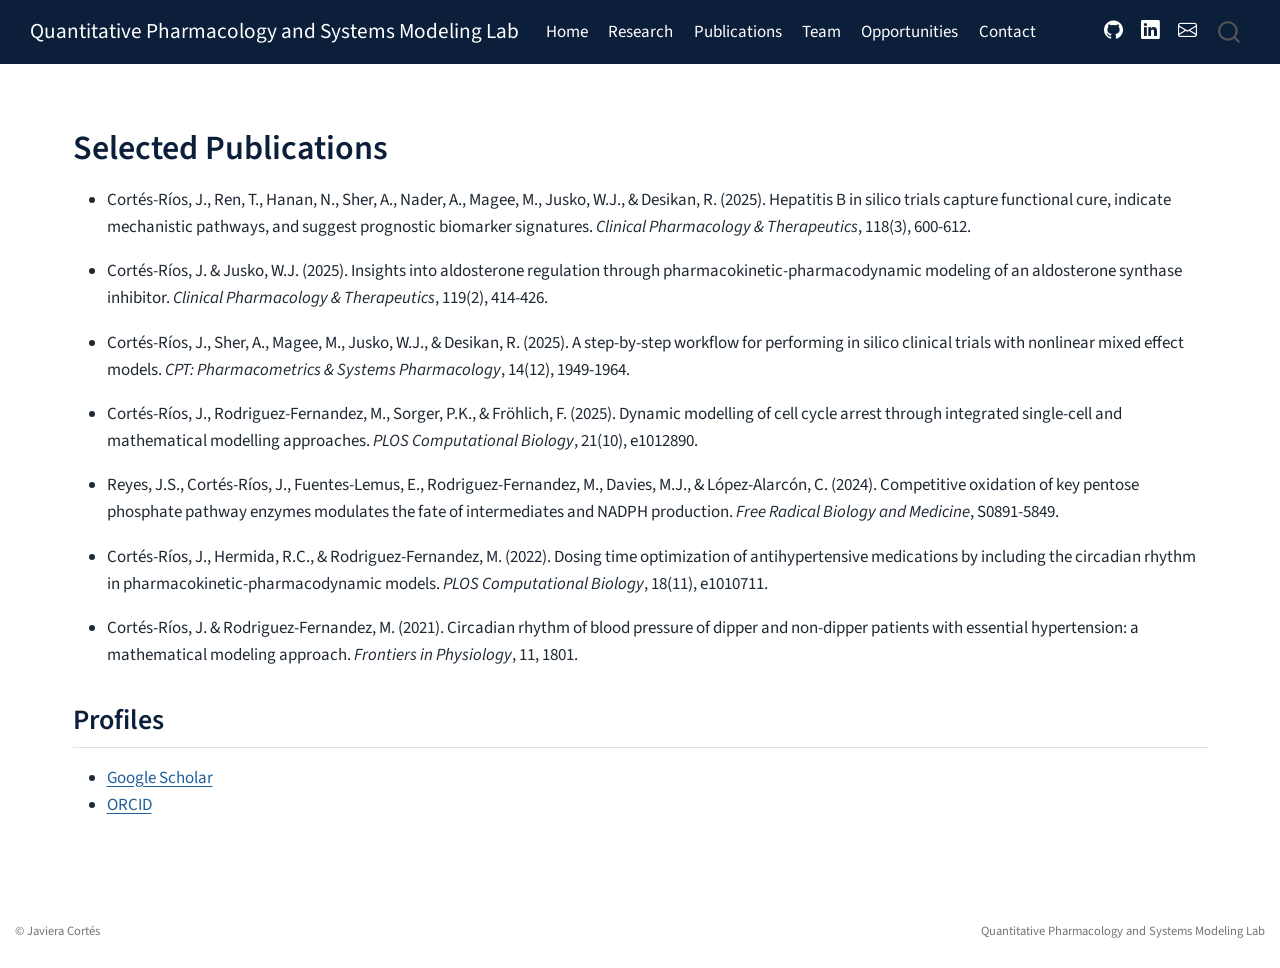
<file: docs/publications.html>
<!DOCTYPE html>
<html xmlns="http://www.w3.org/1999/xhtml" lang="en" xml:lang="en"><head>

<meta charset="utf-8">
<meta name="generator" content="quarto-1.9.38">

<meta name="viewport" content="width=device-width, initial-scale=1.0, user-scalable=yes">


<title>publications – Quantitative Pharmacology and Systems Modeling Lab</title>
<style>
/* Default styles provided by pandoc.
** See https://pandoc.org/MANUAL.html#variables-for-html for config info.
*/
code{white-space: pre-wrap;}
span.smallcaps{font-variant: small-caps;}
div.columns{display: flex; gap: min(4vw, 1.5em);}
div.column{flex: auto; overflow-x: auto;}
div.hanging-indent{margin-left: 1.5em; text-indent: -1.5em;}
ul.task-list{list-style: none;}
ul.task-list li input[type="checkbox"] {
  width: 0.8em;
  margin: 0 0.8em 0.2em -1em; /* quarto-specific, see https://github.com/quarto-dev/quarto-cli/issues/4556 */ 
  vertical-align: middle;
}
</style>


<script src="site_libs/quarto-nav/quarto-nav.js"></script>
<script src="site_libs/quarto-nav/headroom.min.js"></script>
<script src="site_libs/clipboard/clipboard.min.js"></script>
<script src="site_libs/quarto-search/autocomplete.umd.js"></script>
<script src="site_libs/quarto-search/fuse.min.js"></script>
<script src="site_libs/quarto-search/quarto-search.js"></script>
<meta name="quarto:offset" content="./">
<script src="site_libs/quarto-html/quarto.js" type="module"></script>
<script src="site_libs/quarto-html/tabsets/tabsets.js" type="module"></script>
<script src="site_libs/quarto-html/popper.min.js"></script>
<script src="site_libs/quarto-html/tippy.umd.min.js"></script>
<script src="site_libs/quarto-html/anchor.min.js"></script>
<link href="site_libs/quarto-html/tippy.css" rel="stylesheet">
<link href="site_libs/quarto-html/quarto-syntax-highlighting-15634bcf2e68342d4ad2dfa704d543f6.css" rel="stylesheet" id="quarto-text-highlighting-styles">
<script src="site_libs/bootstrap/bootstrap.min.js"></script>
<link href="site_libs/bootstrap/bootstrap-icons.css" rel="stylesheet">
<link href="site_libs/bootstrap/bootstrap-a0f9fd0d421825b736dc1bbcbcba2219.min.css" rel="stylesheet" append-hash="true" id="quarto-bootstrap" data-mode="light">
<script id="quarto-search-options" type="application/json">{
  "location": "navbar",
  "copy-button": false,
  "collapse-after": 3,
  "panel-placement": "end",
  "type": "overlay",
  "limit": 50,
  "keyboard-shortcut": [
    "f",
    "/",
    "s"
  ],
  "show-item-context": false,
  "language": {
    "search-no-results-text": "No results",
    "search-matching-documents-text": "matching documents",
    "search-copy-link-title": "Copy link to search",
    "search-hide-matches-text": "Hide additional matches",
    "search-more-match-text": "more match in this document",
    "search-more-matches-text": "more matches in this document",
    "search-clear-button-title": "Clear",
    "search-text-placeholder": "",
    "search-detached-cancel-button-title": "Cancel",
    "search-submit-button-title": "Submit",
    "search-label": "Search"
  }
}</script>


<link rel="stylesheet" href="styles.css">
</head>

<body class="nav-fixed quarto-light">

<div id="quarto-search-results"></div>
  <header id="quarto-header" class="headroom fixed-top">
    <nav class="navbar navbar-expand-lg " data-bs-theme="dark">
      <div class="navbar-container container-fluid">
      <div class="navbar-brand-container mx-auto">
    <a class="navbar-brand" href="./index.html">
    <span class="navbar-title">Quantitative Pharmacology and Systems Modeling Lab</span>
    </a>
  </div>
            <div id="quarto-search" class="" title="Search"></div>
          <button class="navbar-toggler" type="button" data-bs-toggle="collapse" data-bs-target="#navbarCollapse" aria-controls="navbarCollapse" role="menu" aria-expanded="false" aria-label="Toggle navigation" onclick="if (window.quartoToggleHeadroom) { window.quartoToggleHeadroom(); }">
  <span class="navbar-toggler-icon"></span>
</button>
          <div class="collapse navbar-collapse" id="navbarCollapse">
            <ul class="navbar-nav navbar-nav-scroll me-auto">
  <li class="nav-item">
    <a class="nav-link" href="./index.html"> 
<span class="menu-text">Home</span></a>
  </li>  
  <li class="nav-item">
    <a class="nav-link" href="./research.html"> 
<span class="menu-text">Research</span></a>
  </li>  
  <li class="nav-item">
    <a class="nav-link active" href="./publications.html" aria-current="page"> 
<span class="menu-text">Publications</span></a>
  </li>  
  <li class="nav-item">
    <a class="nav-link" href="./team.html"> 
<span class="menu-text">Team</span></a>
  </li>  
  <li class="nav-item">
    <a class="nav-link" href="./opportunities.html"> 
<span class="menu-text">Opportunities</span></a>
  </li>  
  <li class="nav-item">
    <a class="nav-link" href="./contact.html"> 
<span class="menu-text">Contact</span></a>
  </li>  
</ul>
            <ul class="navbar-nav navbar-nav-scroll ms-auto">
  <li class="nav-item compact">
    <a class="nav-link" href="https://github.com/javiera-cortes-rios"> <i class="bi bi-github" role="img">
</i> 
<span class="menu-text"></span></a>
  </li>  
  <li class="nav-item compact">
    <a class="nav-link" href="https://www.linkedin.com/in/cortesriosj/"> <i class="bi bi-linkedin" role="img">
</i> 
<span class="menu-text"></span></a>
  </li>  
  <li class="nav-item compact">
    <a class="nav-link" href="mailto:jacortes4@uc.cl"> <i class="bi bi-envelope" role="img">
</i> 
<span class="menu-text"></span></a>
  </li>  
</ul>
          </div> <!-- /navcollapse -->
            <div class="quarto-navbar-tools">
</div>
      </div> <!-- /container-fluid -->
    </nav>
</header>
<!-- content -->
<div id="quarto-content" class="quarto-container page-columns page-rows-contents page-layout-full page-navbar">
<!-- sidebar -->
<!-- margin-sidebar -->
    
<!-- main -->
<main class="content column-page" id="quarto-document-content"><header id="title-block-header" class="quarto-title-block"></header>




<section id="selected-publications" class="level1">
<h1>Selected Publications</h1>
<ul>
<li><p>Cortés-Ríos, J., Ren, T., Hanan, N., Sher, A., Nader, A., Magee, M., Jusko, W.J., &amp; Desikan, R. (2025). Hepatitis B in silico trials capture functional cure, indicate mechanistic pathways, and suggest prognostic biomarker signatures. <em>Clinical Pharmacology &amp; Therapeutics</em>, 118(3), 600-612.</p></li>
<li><p>Cortés-Ríos, J. &amp; Jusko, W.J. (2025). Insights into aldosterone regulation through pharmacokinetic-pharmacodynamic modeling of an aldosterone synthase inhibitor. <em>Clinical Pharmacology &amp; Therapeutics</em>, 119(2), 414-426.</p></li>
<li><p>Cortés-Ríos, J., Sher, A., Magee, M., Jusko, W.J., &amp; Desikan, R. (2025). A step-by-step workflow for performing in silico clinical trials with nonlinear mixed effect models. <em>CPT: Pharmacometrics &amp; Systems Pharmacology</em>, 14(12), 1949-1964.</p></li>
<li><p>Cortés-Ríos, J., Rodriguez-Fernandez, M., Sorger, P.K., &amp; Fröhlich, F. (2025). Dynamic modelling of cell cycle arrest through integrated single-cell and mathematical modelling approaches. <em>PLOS Computational Biology</em>, 21(10), e1012890.</p></li>
<li><p>Reyes, J.S., Cortés-Ríos, J., Fuentes-Lemus, E., Rodriguez-Fernandez, M., Davies, M.J., &amp; López-Alarcón, C. (2024). Competitive oxidation of key pentose phosphate pathway enzymes modulates the fate of intermediates and NADPH production. <em>Free Radical Biology and Medicine</em>, S0891-5849.</p></li>
<li><p>Cortés-Ríos, J., Hermida, R.C., &amp; Rodriguez-Fernandez, M. (2022). Dosing time optimization of antihypertensive medications by including the circadian rhythm in pharmacokinetic-pharmacodynamic models. <em>PLOS Computational Biology</em>, 18(11), e1010711.</p></li>
<li><p>Cortés-Ríos, J. &amp; Rodriguez-Fernandez, M. (2021). Circadian rhythm of blood pressure of dipper and non-dipper patients with essential hypertension: a mathematical modeling approach. <em>Frontiers in Physiology</em>, 11, 1801.</p></li>
</ul>
<section id="profiles" class="level2">
<h2 class="anchored" data-anchor-id="profiles">Profiles</h2>
<ul>
<li><a href="https://scholar.google.com/citations?user=VOCwBtYAAAAJ&amp;hl=es&amp;oi=ao">Google Scholar</a></li>
<li><a href="https://orcid.org/0000-0002-1501-8081">ORCID</a></li>
</ul>


</section>
</section>

</main> <!-- /main -->
<script id="quarto-html-after-body" type="application/javascript">
  window.document.addEventListener("DOMContentLoaded", function (event) {
    const icon = "";
    const anchorJS = new window.AnchorJS();
    anchorJS.options = {
      placement: 'right',
      icon: icon
    };
    anchorJS.add('.anchored');
    const isCodeAnnotation = (el) => {
      for (const clz of el.classList) {
        if (clz.startsWith('code-annotation-')) {                     
          return true;
        }
      }
      return false;
    }
    const onCopySuccess = function(e) {
      // button target
      const button = e.trigger;
      // don't keep focus
      button.blur();
      // flash "checked"
      button.classList.add('code-copy-button-checked');
      var currentTitle = button.getAttribute("title");
      button.setAttribute("title", "Copied!");
      let tooltip;
      if (window.bootstrap) {
        button.setAttribute("data-bs-toggle", "tooltip");
        button.setAttribute("data-bs-placement", "left");
        button.setAttribute("data-bs-title", "Copied!");
        tooltip = new bootstrap.Tooltip(button, 
          { trigger: "manual", 
            customClass: "code-copy-button-tooltip",
            offset: [0, -8]});
        tooltip.show();    
      }
      setTimeout(function() {
        if (tooltip) {
          tooltip.hide();
          button.removeAttribute("data-bs-title");
          button.removeAttribute("data-bs-toggle");
          button.removeAttribute("data-bs-placement");
        }
        button.setAttribute("title", currentTitle);
        button.classList.remove('code-copy-button-checked');
      }, 1000);
      // clear code selection
      e.clearSelection();
    }
    const getTextToCopy = function(trigger) {
      const outerScaffold = trigger.parentElement.cloneNode(true);
      const codeEl = outerScaffold.querySelector('code');
      for (const childEl of codeEl.children) {
        if (isCodeAnnotation(childEl)) {
          childEl.remove();
        }
      }
      return codeEl.innerText;
    }
    const clipboard = new window.ClipboardJS('.code-copy-button:not([data-in-quarto-modal])', {
      text: getTextToCopy
    });
    clipboard.on('success', onCopySuccess);
    if (window.document.getElementById('quarto-embedded-source-code-modal')) {
      const clipboardModal = new window.ClipboardJS('.code-copy-button[data-in-quarto-modal]', {
        text: getTextToCopy,
        container: window.document.getElementById('quarto-embedded-source-code-modal')
      });
      clipboardModal.on('success', onCopySuccess);
    }
      var localhostRegex = new RegExp(/^(?:http|https):\/\/localhost\:?[0-9]*\//);
      var mailtoRegex = new RegExp(/^mailto:/);
        var filterRegex = new RegExp('/' + window.location.host + '/');
      var isInternal = (href) => {
          return filterRegex.test(href) || localhostRegex.test(href) || mailtoRegex.test(href);
      }
      // Inspect non-navigation links and adorn them if external
     var links = window.document.querySelectorAll('a[href]:not(.nav-link):not(.navbar-brand):not(.toc-action):not(.sidebar-link):not(.sidebar-item-toggle):not(.pagination-link):not(.no-external):not([aria-hidden]):not(.dropdown-item):not(.quarto-navigation-tool):not(.about-link)');
      for (var i=0; i<links.length; i++) {
        const link = links[i];
        if (!isInternal(link.href)) {
          // undo the damage that might have been done by quarto-nav.js in the case of
          // links that we want to consider external
          if (link.dataset.originalHref !== undefined) {
            link.href = link.dataset.originalHref;
          }
        }
      }
    function tippyHover(el, contentFn, onTriggerFn, onUntriggerFn) {
      const config = {
        allowHTML: true,
        maxWidth: 500,
        delay: 100,
        arrow: false,
        appendTo: function(el) {
            return el.parentElement;
        },
        interactive: true,
        interactiveBorder: 10,
        theme: 'quarto',
        placement: 'bottom-start',
      };
      if (contentFn) {
        config.content = contentFn;
      }
      if (onTriggerFn) {
        config.onTrigger = onTriggerFn;
      }
      if (onUntriggerFn) {
        config.onUntrigger = onUntriggerFn;
      }
      window.tippy(el, config); 
    }
    const noterefs = window.document.querySelectorAll('a[role="doc-noteref"]');
    for (var i=0; i<noterefs.length; i++) {
      const ref = noterefs[i];
      tippyHover(ref, function() {
        // use id or data attribute instead here
        let href = ref.getAttribute('data-footnote-href') || ref.getAttribute('href');
        try { href = new URL(href).hash; } catch {}
        const id = href.replace(/^#\/?/, "");
        const note = window.document.getElementById(id);
        if (note) {
          return note.innerHTML;
        } else {
          return "";
        }
      });
    }
    const xrefs = window.document.querySelectorAll('a.quarto-xref');
    const processXRef = (id, note) => {
      // Strip column container classes
      const stripColumnClz = (el) => {
        el.classList.remove("page-full", "page-columns");
        if (el.children) {
          for (const child of el.children) {
            stripColumnClz(child);
          }
        }
      }
      stripColumnClz(note)
      if (id === null || id.startsWith('sec-')) {
        // Special case sections, only their first couple elements
        const container = document.createElement("div");
        if (note.children && note.children.length > 2) {
          container.appendChild(note.children[0].cloneNode(true));
          for (let i = 1; i < note.children.length; i++) {
            const child = note.children[i];
            if (child.tagName === "P" && child.innerText === "") {
              continue;
            } else {
              container.appendChild(child.cloneNode(true));
              break;
            }
          }
          if (window.Quarto?.typesetMath) {
            window.Quarto.typesetMath(container);
          }
          return container.innerHTML
        } else {
          if (window.Quarto?.typesetMath) {
            window.Quarto.typesetMath(note);
          }
          return note.innerHTML;
        }
      } else {
        // Remove any anchor links if they are present
        const anchorLink = note.querySelector('a.anchorjs-link');
        if (anchorLink) {
          anchorLink.remove();
        }
        if (window.Quarto?.typesetMath) {
          window.Quarto.typesetMath(note);
        }
        if (note.classList.contains("callout")) {
          return note.outerHTML;
        } else {
          return note.innerHTML;
        }
      }
    }
    for (var i=0; i<xrefs.length; i++) {
      const xref = xrefs[i];
      tippyHover(xref, undefined, function(instance) {
        instance.disable();
        let url = xref.getAttribute('href');
        let hash = undefined; 
        if (url.startsWith('#')) {
          hash = url;
        } else {
          try { hash = new URL(url).hash; } catch {}
        }
        if (hash) {
          const id = hash.replace(/^#\/?/, "");
          const note = window.document.getElementById(id);
          if (note !== null) {
            try {
              const html = processXRef(id, note.cloneNode(true));
              instance.setContent(html);
            } finally {
              instance.enable();
              instance.show();
            }
          } else {
            // See if we can fetch this
            fetch(url.split('#')[0])
            .then(res => res.text())
            .then(html => {
              const parser = new DOMParser();
              const htmlDoc = parser.parseFromString(html, "text/html");
              const note = htmlDoc.getElementById(id);
              if (note !== null) {
                const html = processXRef(id, note);
                instance.setContent(html);
              } 
            }).finally(() => {
              instance.enable();
              instance.show();
            });
          }
        } else {
          // See if we can fetch a full url (with no hash to target)
          // This is a special case and we should probably do some content thinning / targeting
          fetch(url)
          .then(res => res.text())
          .then(html => {
            const parser = new DOMParser();
            const htmlDoc = parser.parseFromString(html, "text/html");
            const note = htmlDoc.querySelector('main.content');
            if (note !== null) {
              // This should only happen for chapter cross references
              // (since there is no id in the URL)
              // remove the first header
              if (note.children.length > 0 && note.children[0].tagName === "HEADER") {
                note.children[0].remove();
              }
              const html = processXRef(null, note);
              instance.setContent(html);
            } 
          }).finally(() => {
            instance.enable();
            instance.show();
          });
        }
      }, function(instance) {
      });
    }
        let selectedAnnoteEl;
        const selectorForAnnotation = ( cell, annotation) => {
          let cellAttr = 'data-code-cell="' + cell + '"';
          let lineAttr = 'data-code-annotation="' +  annotation + '"';
          const selector = 'span[' + cellAttr + '][' + lineAttr + ']';
          return selector;
        }
        const selectCodeLines = (annoteEl) => {
          const doc = window.document;
          const targetCell = annoteEl.getAttribute("data-target-cell");
          const targetAnnotation = annoteEl.getAttribute("data-target-annotation");
          const annoteSpan = window.document.querySelector(selectorForAnnotation(targetCell, targetAnnotation));
          const lines = annoteSpan.getAttribute("data-code-lines").split(",");
          const lineIds = lines.map((line) => {
            return targetCell + "-" + line;
          })
          let top = null;
          let height = null;
          let parent = null;
          if (lineIds.length > 0) {
              //compute the position of the single el (top and bottom and make a div)
              const el = window.document.getElementById(lineIds[0]);
              top = el.offsetTop;
              height = el.offsetHeight;
              parent = el.parentElement.parentElement;
            if (lineIds.length > 1) {
              const lastEl = window.document.getElementById(lineIds[lineIds.length - 1]);
              const bottom = lastEl.offsetTop + lastEl.offsetHeight;
              height = bottom - top;
            }
            if (top !== null && height !== null && parent !== null) {
              // cook up a div (if necessary) and position it 
              let div = window.document.getElementById("code-annotation-line-highlight");
              if (div === null) {
                div = window.document.createElement("div");
                div.setAttribute("id", "code-annotation-line-highlight");
                div.style.position = 'absolute';
                parent.appendChild(div);
              }
              div.style.top = top - 2 + "px";
              div.style.height = height + 4 + "px";
              div.style.left = 0;
              let gutterDiv = window.document.getElementById("code-annotation-line-highlight-gutter");
              if (gutterDiv === null) {
                gutterDiv = window.document.createElement("div");
                gutterDiv.setAttribute("id", "code-annotation-line-highlight-gutter");
                gutterDiv.style.position = 'absolute';
                const codeCell = window.document.getElementById(targetCell);
                const gutter = codeCell.querySelector('.code-annotation-gutter');
                gutter.appendChild(gutterDiv);
              }
              gutterDiv.style.top = top - 2 + "px";
              gutterDiv.style.height = height + 4 + "px";
            }
            selectedAnnoteEl = annoteEl;
          }
        };
        const unselectCodeLines = () => {
          const elementsIds = ["code-annotation-line-highlight", "code-annotation-line-highlight-gutter"];
          elementsIds.forEach((elId) => {
            const div = window.document.getElementById(elId);
            if (div) {
              div.remove();
            }
          });
          selectedAnnoteEl = undefined;
        };
          // Handle positioning of the toggle
      window.addEventListener(
        "resize",
        throttle(() => {
          elRect = undefined;
          if (selectedAnnoteEl) {
            selectCodeLines(selectedAnnoteEl);
          }
        }, 10)
      );
      function throttle(fn, ms) {
      let throttle = false;
      let timer;
        return (...args) => {
          if(!throttle) { // first call gets through
              fn.apply(this, args);
              throttle = true;
          } else { // all the others get throttled
              if(timer) clearTimeout(timer); // cancel #2
              timer = setTimeout(() => {
                fn.apply(this, args);
                timer = throttle = false;
              }, ms);
          }
        };
      }
        // Attach click handler to the DT
        const annoteDls = window.document.querySelectorAll('dt[data-target-cell]');
        for (const annoteDlNode of annoteDls) {
          annoteDlNode.addEventListener('click', (event) => {
            const clickedEl = event.target;
            if (clickedEl !== selectedAnnoteEl) {
              unselectCodeLines();
              const activeEl = window.document.querySelector('dt[data-target-cell].code-annotation-active');
              if (activeEl) {
                activeEl.classList.remove('code-annotation-active');
              }
              selectCodeLines(clickedEl);
              clickedEl.classList.add('code-annotation-active');
            } else {
              // Unselect the line
              unselectCodeLines();
              clickedEl.classList.remove('code-annotation-active');
            }
          });
        }
    const findCites = (el) => {
      const parentEl = el.parentElement;
      if (parentEl) {
        const cites = parentEl.dataset.cites;
        if (cites) {
          return {
            el,
            cites: cites.split(' ')
          };
        } else {
          return findCites(el.parentElement)
        }
      } else {
        return undefined;
      }
    };
    var bibliorefs = window.document.querySelectorAll('a[role="doc-biblioref"]');
    for (var i=0; i<bibliorefs.length; i++) {
      const ref = bibliorefs[i];
      const citeInfo = findCites(ref);
      if (citeInfo) {
        tippyHover(citeInfo.el, function() {
          var popup = window.document.createElement('div');
          citeInfo.cites.forEach(function(cite) {
            var citeDiv = window.document.createElement('div');
            citeDiv.classList.add('hanging-indent');
            citeDiv.classList.add('csl-entry');
            var biblioDiv = window.document.getElementById('ref-' + cite);
            if (biblioDiv) {
              citeDiv.innerHTML = biblioDiv.innerHTML;
            }
            popup.appendChild(citeDiv);
          });
          return popup.innerHTML;
        });
      }
    }
  });
  </script>
</div> <!-- /content -->
<footer class="footer">
  <div class="nav-footer">
    <div class="nav-footer-left">
<p>© Javiera Cortés</p>
</div>   
    <div class="nav-footer-center">
      &nbsp;
    </div>
    <div class="nav-footer-right">
<p>Quantitative Pharmacology and Systems Modeling Lab</p>
</div>
  </div>
</footer>




</body></html>
</file>
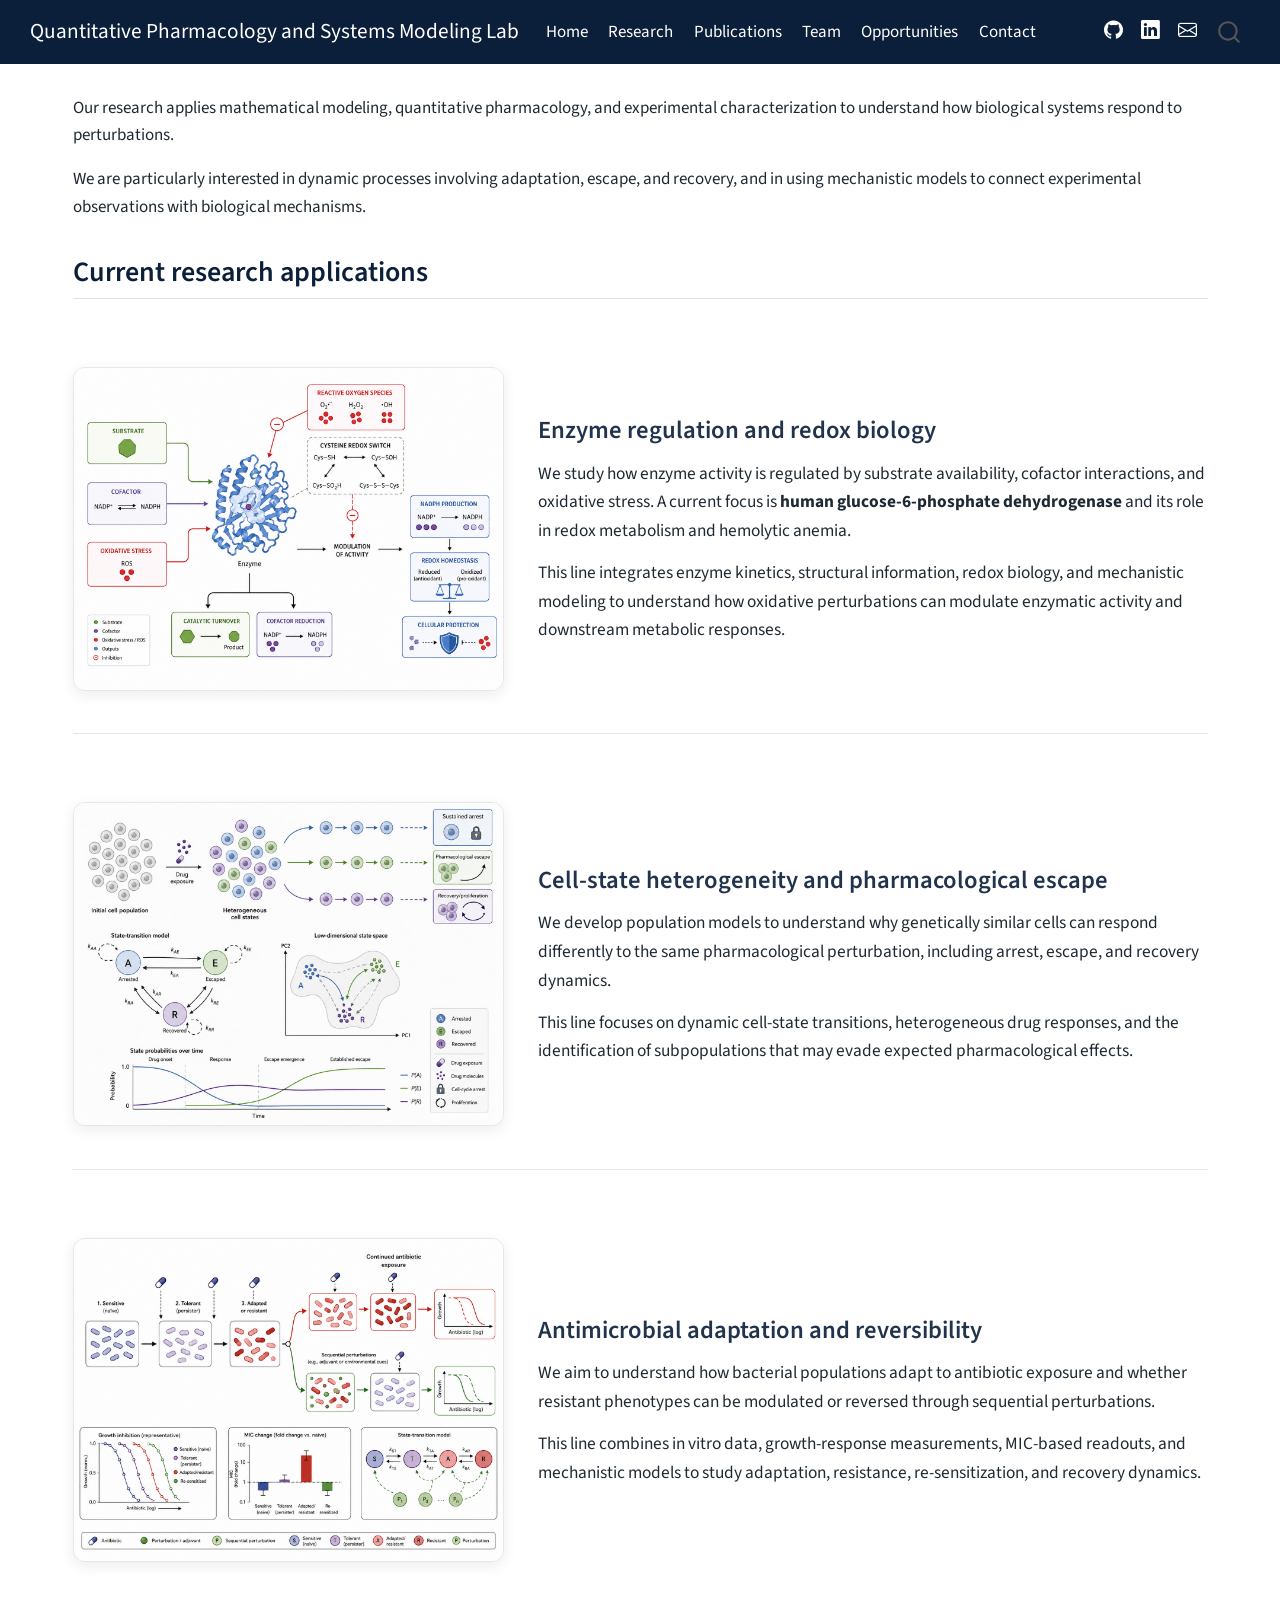
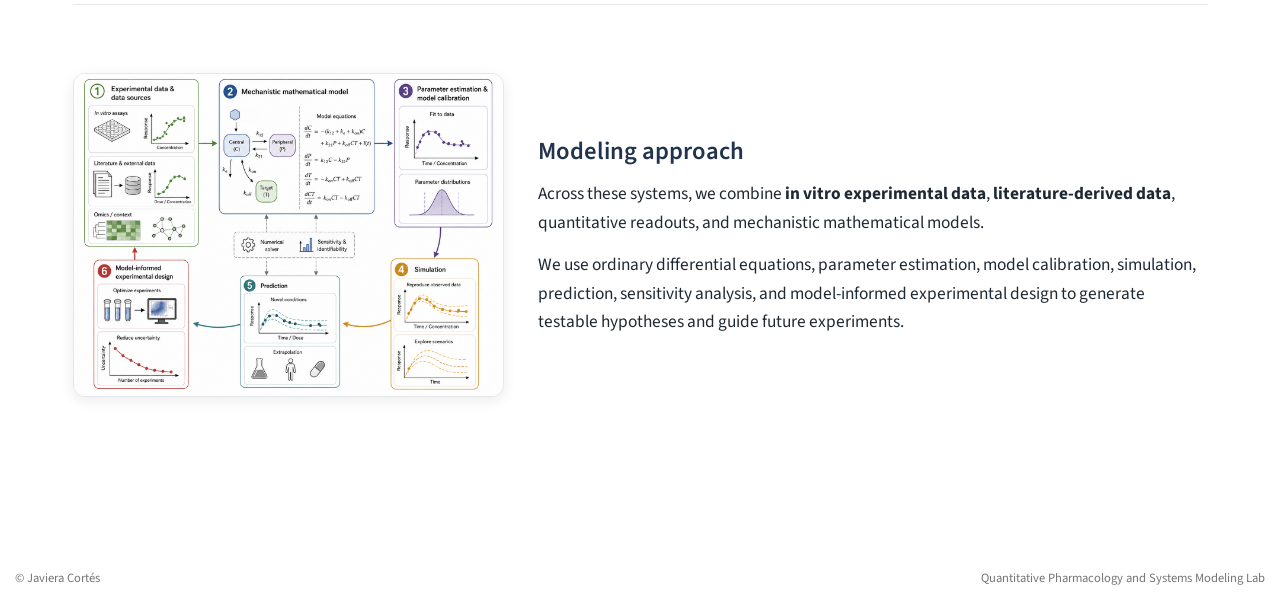
<file: docs/research.html>
<!DOCTYPE html>
<html xmlns="http://www.w3.org/1999/xhtml" lang="en" xml:lang="en"><head>

<meta charset="utf-8">
<meta name="generator" content="quarto-1.9.38">

<meta name="viewport" content="width=device-width, initial-scale=1.0, user-scalable=yes">


<title>Research – Quantitative Pharmacology and Systems Modeling Lab</title>
<style>
/* Default styles provided by pandoc.
** See https://pandoc.org/MANUAL.html#variables-for-html for config info.
*/
code{white-space: pre-wrap;}
span.smallcaps{font-variant: small-caps;}
div.columns{display: flex; gap: min(4vw, 1.5em);}
div.column{flex: auto; overflow-x: auto;}
div.hanging-indent{margin-left: 1.5em; text-indent: -1.5em;}
ul.task-list{list-style: none;}
ul.task-list li input[type="checkbox"] {
  width: 0.8em;
  margin: 0 0.8em 0.2em -1em; /* quarto-specific, see https://github.com/quarto-dev/quarto-cli/issues/4556 */ 
  vertical-align: middle;
}
</style>


<script src="site_libs/quarto-nav/quarto-nav.js"></script>
<script src="site_libs/quarto-nav/headroom.min.js"></script>
<script src="site_libs/clipboard/clipboard.min.js"></script>
<script src="site_libs/quarto-search/autocomplete.umd.js"></script>
<script src="site_libs/quarto-search/fuse.min.js"></script>
<script src="site_libs/quarto-search/quarto-search.js"></script>
<meta name="quarto:offset" content="./">
<script src="site_libs/quarto-html/quarto.js" type="module"></script>
<script src="site_libs/quarto-html/tabsets/tabsets.js" type="module"></script>
<script src="site_libs/quarto-html/popper.min.js"></script>
<script src="site_libs/quarto-html/tippy.umd.min.js"></script>
<script src="site_libs/quarto-html/anchor.min.js"></script>
<link href="site_libs/quarto-html/tippy.css" rel="stylesheet">
<link href="site_libs/quarto-html/quarto-syntax-highlighting-15634bcf2e68342d4ad2dfa704d543f6.css" rel="stylesheet" id="quarto-text-highlighting-styles">
<script src="site_libs/bootstrap/bootstrap.min.js"></script>
<link href="site_libs/bootstrap/bootstrap-icons.css" rel="stylesheet">
<link href="site_libs/bootstrap/bootstrap-a0f9fd0d421825b736dc1bbcbcba2219.min.css" rel="stylesheet" append-hash="true" id="quarto-bootstrap" data-mode="light">
<script id="quarto-search-options" type="application/json">{
  "location": "navbar",
  "copy-button": false,
  "collapse-after": 3,
  "panel-placement": "end",
  "type": "overlay",
  "limit": 50,
  "keyboard-shortcut": [
    "f",
    "/",
    "s"
  ],
  "show-item-context": false,
  "language": {
    "search-no-results-text": "No results",
    "search-matching-documents-text": "matching documents",
    "search-copy-link-title": "Copy link to search",
    "search-hide-matches-text": "Hide additional matches",
    "search-more-match-text": "more match in this document",
    "search-more-matches-text": "more matches in this document",
    "search-clear-button-title": "Clear",
    "search-text-placeholder": "",
    "search-detached-cancel-button-title": "Cancel",
    "search-submit-button-title": "Submit",
    "search-label": "Search"
  }
}</script>


<link rel="stylesheet" href="styles.css">
</head>

<body class="nav-fixed quarto-light">

<div id="quarto-search-results"></div>
  <header id="quarto-header" class="headroom fixed-top">
    <nav class="navbar navbar-expand-lg " data-bs-theme="dark">
      <div class="navbar-container container-fluid">
      <div class="navbar-brand-container mx-auto">
    <a class="navbar-brand" href="./index.html">
    <span class="navbar-title">Quantitative Pharmacology and Systems Modeling Lab</span>
    </a>
  </div>
            <div id="quarto-search" class="" title="Search"></div>
          <button class="navbar-toggler" type="button" data-bs-toggle="collapse" data-bs-target="#navbarCollapse" aria-controls="navbarCollapse" role="menu" aria-expanded="false" aria-label="Toggle navigation" onclick="if (window.quartoToggleHeadroom) { window.quartoToggleHeadroom(); }">
  <span class="navbar-toggler-icon"></span>
</button>
          <div class="collapse navbar-collapse" id="navbarCollapse">
            <ul class="navbar-nav navbar-nav-scroll me-auto">
  <li class="nav-item">
    <a class="nav-link" href="./index.html"> 
<span class="menu-text">Home</span></a>
  </li>  
  <li class="nav-item">
    <a class="nav-link active" href="./research.html" aria-current="page"> 
<span class="menu-text">Research</span></a>
  </li>  
  <li class="nav-item">
    <a class="nav-link" href="./publications.html"> 
<span class="menu-text">Publications</span></a>
  </li>  
  <li class="nav-item">
    <a class="nav-link" href="./team.html"> 
<span class="menu-text">Team</span></a>
  </li>  
  <li class="nav-item">
    <a class="nav-link" href="./opportunities.html"> 
<span class="menu-text">Opportunities</span></a>
  </li>  
  <li class="nav-item">
    <a class="nav-link" href="./contact.html"> 
<span class="menu-text">Contact</span></a>
  </li>  
</ul>
            <ul class="navbar-nav navbar-nav-scroll ms-auto">
  <li class="nav-item compact">
    <a class="nav-link" href="https://github.com/javiera-cortes-rios"> <i class="bi bi-github" role="img">
</i> 
<span class="menu-text"></span></a>
  </li>  
  <li class="nav-item compact">
    <a class="nav-link" href="https://www.linkedin.com/in/cortesriosj/"> <i class="bi bi-linkedin" role="img">
</i> 
<span class="menu-text"></span></a>
  </li>  
  <li class="nav-item compact">
    <a class="nav-link" href="mailto:jacortes4@uc.cl"> <i class="bi bi-envelope" role="img">
</i> 
<span class="menu-text"></span></a>
  </li>  
</ul>
          </div> <!-- /navcollapse -->
            <div class="quarto-navbar-tools">
</div>
      </div> <!-- /container-fluid -->
    </nav>
</header>
<!-- content -->
<div id="quarto-content" class="quarto-container page-columns page-rows-contents page-layout-full page-navbar">
<!-- sidebar -->
<!-- margin-sidebar -->
    
<!-- main -->
<main class="content column-page" id="quarto-document-content">

<header id="title-block-header" class="quarto-title-block default">
<div class="quarto-title">
<h1 class="title">Research</h1>
</div>



<div class="quarto-title-meta column-page">

    
  
    
  </div>
  


</header>


<p>Our research applies mathematical modeling, quantitative pharmacology, and experimental characterization to understand how biological systems respond to perturbations.</p>
<p>We are particularly interested in dynamic processes involving adaptation, escape, and recovery, and in using mechanistic models to connect experimental observations with biological mechanisms.</p>
<section id="current-research-applications" class="level2">
<h2 class="anchored" data-anchor-id="current-research-applications">Current research applications</h2>
<div class="research-row">
<div class="research-image">
<p><img src="images/enzyme-redox.png" class="img-fluid" style="width:100.0%" alt="Enzyme regulation and redox biology"></p>
</div>
<section id="enzyme-regulation-and-redox-biology" class="level3 research-text">
<h3 class="anchored" data-anchor-id="enzyme-regulation-and-redox-biology">Enzyme regulation and redox biology</h3>
<p>We study how enzyme activity is regulated by substrate availability, cofactor interactions, and oxidative stress. A current focus is <strong>human glucose-6-phosphate dehydrogenase</strong> and its role in redox metabolism and hemolytic anemia.</p>
<p>This line integrates enzyme kinetics, structural information, redox biology, and mechanistic modeling to understand how oxidative perturbations can modulate enzymatic activity and downstream metabolic responses.</p>
</section>
</div>
<div class="research-row">
<div class="research-image">
<p><img src="images/cell-heterogeneity.png" class="img-fluid" style="width:100.0%" alt="Cell-state heterogeneity and pharmacological escape"></p>
</div>
<section id="cell-state-heterogeneity-and-pharmacological-escape" class="level3 research-text">
<h3 class="anchored" data-anchor-id="cell-state-heterogeneity-and-pharmacological-escape">Cell-state heterogeneity and pharmacological escape</h3>
<p>We develop population models to understand why genetically similar cells can respond differently to the same pharmacological perturbation, including arrest, escape, and recovery dynamics.</p>
<p>This line focuses on dynamic cell-state transitions, heterogeneous drug responses, and the identification of subpopulations that may evade expected pharmacological effects.</p>
</section>
</div>
<div class="research-row">
<div class="research-image">
<p><img src="images/antimicrobial-adaptation.png" class="img-fluid" style="width:100.0%" alt="Antimicrobial adaptation and reversibility"></p>
</div>
<section id="antimicrobial-adaptation-and-reversibility" class="level3 research-text">
<h3 class="anchored" data-anchor-id="antimicrobial-adaptation-and-reversibility">Antimicrobial adaptation and reversibility</h3>
<p>We aim to understand how bacterial populations adapt to antibiotic exposure and whether resistant phenotypes can be modulated or reversed through sequential perturbations.</p>
<p>This line combines in vitro data, growth-response measurements, MIC-based readouts, and mechanistic models to study adaptation, resistance, re-sensitization, and recovery dynamics.</p>
</section>
</div>
<div class="research-row">
<div class="research-image">
<p><img src="images/modeling-approach.png" class="img-fluid" style="width:100.0%" alt="Modeling approach workflow"></p>
</div>
<section id="modeling-approach" class="level3 research-text">
<h3 class="anchored" data-anchor-id="modeling-approach">Modeling approach</h3>
<p>Across these systems, we combine <strong>in vitro experimental data</strong>, <strong>literature-derived data</strong>, quantitative readouts, and mechanistic mathematical models.</p>
<p>We use ordinary differential equations, parameter estimation, model calibration, simulation, prediction, sensitivity analysis, and model-informed experimental design to generate testable hypotheses and guide future experiments.</p>
</section>
</div>


</section>

</main> <!-- /main -->
<script id="quarto-html-after-body" type="application/javascript">
  window.document.addEventListener("DOMContentLoaded", function (event) {
    const icon = "";
    const anchorJS = new window.AnchorJS();
    anchorJS.options = {
      placement: 'right',
      icon: icon
    };
    anchorJS.add('.anchored');
    const isCodeAnnotation = (el) => {
      for (const clz of el.classList) {
        if (clz.startsWith('code-annotation-')) {                     
          return true;
        }
      }
      return false;
    }
    const onCopySuccess = function(e) {
      // button target
      const button = e.trigger;
      // don't keep focus
      button.blur();
      // flash "checked"
      button.classList.add('code-copy-button-checked');
      var currentTitle = button.getAttribute("title");
      button.setAttribute("title", "Copied!");
      let tooltip;
      if (window.bootstrap) {
        button.setAttribute("data-bs-toggle", "tooltip");
        button.setAttribute("data-bs-placement", "left");
        button.setAttribute("data-bs-title", "Copied!");
        tooltip = new bootstrap.Tooltip(button, 
          { trigger: "manual", 
            customClass: "code-copy-button-tooltip",
            offset: [0, -8]});
        tooltip.show();    
      }
      setTimeout(function() {
        if (tooltip) {
          tooltip.hide();
          button.removeAttribute("data-bs-title");
          button.removeAttribute("data-bs-toggle");
          button.removeAttribute("data-bs-placement");
        }
        button.setAttribute("title", currentTitle);
        button.classList.remove('code-copy-button-checked');
      }, 1000);
      // clear code selection
      e.clearSelection();
    }
    const getTextToCopy = function(trigger) {
      const outerScaffold = trigger.parentElement.cloneNode(true);
      const codeEl = outerScaffold.querySelector('code');
      for (const childEl of codeEl.children) {
        if (isCodeAnnotation(childEl)) {
          childEl.remove();
        }
      }
      return codeEl.innerText;
    }
    const clipboard = new window.ClipboardJS('.code-copy-button:not([data-in-quarto-modal])', {
      text: getTextToCopy
    });
    clipboard.on('success', onCopySuccess);
    if (window.document.getElementById('quarto-embedded-source-code-modal')) {
      const clipboardModal = new window.ClipboardJS('.code-copy-button[data-in-quarto-modal]', {
        text: getTextToCopy,
        container: window.document.getElementById('quarto-embedded-source-code-modal')
      });
      clipboardModal.on('success', onCopySuccess);
    }
      var localhostRegex = new RegExp(/^(?:http|https):\/\/localhost\:?[0-9]*\//);
      var mailtoRegex = new RegExp(/^mailto:/);
        var filterRegex = new RegExp('/' + window.location.host + '/');
      var isInternal = (href) => {
          return filterRegex.test(href) || localhostRegex.test(href) || mailtoRegex.test(href);
      }
      // Inspect non-navigation links and adorn them if external
     var links = window.document.querySelectorAll('a[href]:not(.nav-link):not(.navbar-brand):not(.toc-action):not(.sidebar-link):not(.sidebar-item-toggle):not(.pagination-link):not(.no-external):not([aria-hidden]):not(.dropdown-item):not(.quarto-navigation-tool):not(.about-link)');
      for (var i=0; i<links.length; i++) {
        const link = links[i];
        if (!isInternal(link.href)) {
          // undo the damage that might have been done by quarto-nav.js in the case of
          // links that we want to consider external
          if (link.dataset.originalHref !== undefined) {
            link.href = link.dataset.originalHref;
          }
        }
      }
    function tippyHover(el, contentFn, onTriggerFn, onUntriggerFn) {
      const config = {
        allowHTML: true,
        maxWidth: 500,
        delay: 100,
        arrow: false,
        appendTo: function(el) {
            return el.parentElement;
        },
        interactive: true,
        interactiveBorder: 10,
        theme: 'quarto',
        placement: 'bottom-start',
      };
      if (contentFn) {
        config.content = contentFn;
      }
      if (onTriggerFn) {
        config.onTrigger = onTriggerFn;
      }
      if (onUntriggerFn) {
        config.onUntrigger = onUntriggerFn;
      }
      window.tippy(el, config); 
    }
    const noterefs = window.document.querySelectorAll('a[role="doc-noteref"]');
    for (var i=0; i<noterefs.length; i++) {
      const ref = noterefs[i];
      tippyHover(ref, function() {
        // use id or data attribute instead here
        let href = ref.getAttribute('data-footnote-href') || ref.getAttribute('href');
        try { href = new URL(href).hash; } catch {}
        const id = href.replace(/^#\/?/, "");
        const note = window.document.getElementById(id);
        if (note) {
          return note.innerHTML;
        } else {
          return "";
        }
      });
    }
    const xrefs = window.document.querySelectorAll('a.quarto-xref');
    const processXRef = (id, note) => {
      // Strip column container classes
      const stripColumnClz = (el) => {
        el.classList.remove("page-full", "page-columns");
        if (el.children) {
          for (const child of el.children) {
            stripColumnClz(child);
          }
        }
      }
      stripColumnClz(note)
      if (id === null || id.startsWith('sec-')) {
        // Special case sections, only their first couple elements
        const container = document.createElement("div");
        if (note.children && note.children.length > 2) {
          container.appendChild(note.children[0].cloneNode(true));
          for (let i = 1; i < note.children.length; i++) {
            const child = note.children[i];
            if (child.tagName === "P" && child.innerText === "") {
              continue;
            } else {
              container.appendChild(child.cloneNode(true));
              break;
            }
          }
          if (window.Quarto?.typesetMath) {
            window.Quarto.typesetMath(container);
          }
          return container.innerHTML
        } else {
          if (window.Quarto?.typesetMath) {
            window.Quarto.typesetMath(note);
          }
          return note.innerHTML;
        }
      } else {
        // Remove any anchor links if they are present
        const anchorLink = note.querySelector('a.anchorjs-link');
        if (anchorLink) {
          anchorLink.remove();
        }
        if (window.Quarto?.typesetMath) {
          window.Quarto.typesetMath(note);
        }
        if (note.classList.contains("callout")) {
          return note.outerHTML;
        } else {
          return note.innerHTML;
        }
      }
    }
    for (var i=0; i<xrefs.length; i++) {
      const xref = xrefs[i];
      tippyHover(xref, undefined, function(instance) {
        instance.disable();
        let url = xref.getAttribute('href');
        let hash = undefined; 
        if (url.startsWith('#')) {
          hash = url;
        } else {
          try { hash = new URL(url).hash; } catch {}
        }
        if (hash) {
          const id = hash.replace(/^#\/?/, "");
          const note = window.document.getElementById(id);
          if (note !== null) {
            try {
              const html = processXRef(id, note.cloneNode(true));
              instance.setContent(html);
            } finally {
              instance.enable();
              instance.show();
            }
          } else {
            // See if we can fetch this
            fetch(url.split('#')[0])
            .then(res => res.text())
            .then(html => {
              const parser = new DOMParser();
              const htmlDoc = parser.parseFromString(html, "text/html");
              const note = htmlDoc.getElementById(id);
              if (note !== null) {
                const html = processXRef(id, note);
                instance.setContent(html);
              } 
            }).finally(() => {
              instance.enable();
              instance.show();
            });
          }
        } else {
          // See if we can fetch a full url (with no hash to target)
          // This is a special case and we should probably do some content thinning / targeting
          fetch(url)
          .then(res => res.text())
          .then(html => {
            const parser = new DOMParser();
            const htmlDoc = parser.parseFromString(html, "text/html");
            const note = htmlDoc.querySelector('main.content');
            if (note !== null) {
              // This should only happen for chapter cross references
              // (since there is no id in the URL)
              // remove the first header
              if (note.children.length > 0 && note.children[0].tagName === "HEADER") {
                note.children[0].remove();
              }
              const html = processXRef(null, note);
              instance.setContent(html);
            } 
          }).finally(() => {
            instance.enable();
            instance.show();
          });
        }
      }, function(instance) {
      });
    }
        let selectedAnnoteEl;
        const selectorForAnnotation = ( cell, annotation) => {
          let cellAttr = 'data-code-cell="' + cell + '"';
          let lineAttr = 'data-code-annotation="' +  annotation + '"';
          const selector = 'span[' + cellAttr + '][' + lineAttr + ']';
          return selector;
        }
        const selectCodeLines = (annoteEl) => {
          const doc = window.document;
          const targetCell = annoteEl.getAttribute("data-target-cell");
          const targetAnnotation = annoteEl.getAttribute("data-target-annotation");
          const annoteSpan = window.document.querySelector(selectorForAnnotation(targetCell, targetAnnotation));
          const lines = annoteSpan.getAttribute("data-code-lines").split(",");
          const lineIds = lines.map((line) => {
            return targetCell + "-" + line;
          })
          let top = null;
          let height = null;
          let parent = null;
          if (lineIds.length > 0) {
              //compute the position of the single el (top and bottom and make a div)
              const el = window.document.getElementById(lineIds[0]);
              top = el.offsetTop;
              height = el.offsetHeight;
              parent = el.parentElement.parentElement;
            if (lineIds.length > 1) {
              const lastEl = window.document.getElementById(lineIds[lineIds.length - 1]);
              const bottom = lastEl.offsetTop + lastEl.offsetHeight;
              height = bottom - top;
            }
            if (top !== null && height !== null && parent !== null) {
              // cook up a div (if necessary) and position it 
              let div = window.document.getElementById("code-annotation-line-highlight");
              if (div === null) {
                div = window.document.createElement("div");
                div.setAttribute("id", "code-annotation-line-highlight");
                div.style.position = 'absolute';
                parent.appendChild(div);
              }
              div.style.top = top - 2 + "px";
              div.style.height = height + 4 + "px";
              div.style.left = 0;
              let gutterDiv = window.document.getElementById("code-annotation-line-highlight-gutter");
              if (gutterDiv === null) {
                gutterDiv = window.document.createElement("div");
                gutterDiv.setAttribute("id", "code-annotation-line-highlight-gutter");
                gutterDiv.style.position = 'absolute';
                const codeCell = window.document.getElementById(targetCell);
                const gutter = codeCell.querySelector('.code-annotation-gutter');
                gutter.appendChild(gutterDiv);
              }
              gutterDiv.style.top = top - 2 + "px";
              gutterDiv.style.height = height + 4 + "px";
            }
            selectedAnnoteEl = annoteEl;
          }
        };
        const unselectCodeLines = () => {
          const elementsIds = ["code-annotation-line-highlight", "code-annotation-line-highlight-gutter"];
          elementsIds.forEach((elId) => {
            const div = window.document.getElementById(elId);
            if (div) {
              div.remove();
            }
          });
          selectedAnnoteEl = undefined;
        };
          // Handle positioning of the toggle
      window.addEventListener(
        "resize",
        throttle(() => {
          elRect = undefined;
          if (selectedAnnoteEl) {
            selectCodeLines(selectedAnnoteEl);
          }
        }, 10)
      );
      function throttle(fn, ms) {
      let throttle = false;
      let timer;
        return (...args) => {
          if(!throttle) { // first call gets through
              fn.apply(this, args);
              throttle = true;
          } else { // all the others get throttled
              if(timer) clearTimeout(timer); // cancel #2
              timer = setTimeout(() => {
                fn.apply(this, args);
                timer = throttle = false;
              }, ms);
          }
        };
      }
        // Attach click handler to the DT
        const annoteDls = window.document.querySelectorAll('dt[data-target-cell]');
        for (const annoteDlNode of annoteDls) {
          annoteDlNode.addEventListener('click', (event) => {
            const clickedEl = event.target;
            if (clickedEl !== selectedAnnoteEl) {
              unselectCodeLines();
              const activeEl = window.document.querySelector('dt[data-target-cell].code-annotation-active');
              if (activeEl) {
                activeEl.classList.remove('code-annotation-active');
              }
              selectCodeLines(clickedEl);
              clickedEl.classList.add('code-annotation-active');
            } else {
              // Unselect the line
              unselectCodeLines();
              clickedEl.classList.remove('code-annotation-active');
            }
          });
        }
    const findCites = (el) => {
      const parentEl = el.parentElement;
      if (parentEl) {
        const cites = parentEl.dataset.cites;
        if (cites) {
          return {
            el,
            cites: cites.split(' ')
          };
        } else {
          return findCites(el.parentElement)
        }
      } else {
        return undefined;
      }
    };
    var bibliorefs = window.document.querySelectorAll('a[role="doc-biblioref"]');
    for (var i=0; i<bibliorefs.length; i++) {
      const ref = bibliorefs[i];
      const citeInfo = findCites(ref);
      if (citeInfo) {
        tippyHover(citeInfo.el, function() {
          var popup = window.document.createElement('div');
          citeInfo.cites.forEach(function(cite) {
            var citeDiv = window.document.createElement('div');
            citeDiv.classList.add('hanging-indent');
            citeDiv.classList.add('csl-entry');
            var biblioDiv = window.document.getElementById('ref-' + cite);
            if (biblioDiv) {
              citeDiv.innerHTML = biblioDiv.innerHTML;
            }
            popup.appendChild(citeDiv);
          });
          return popup.innerHTML;
        });
      }
    }
  });
  </script>
</div> <!-- /content -->
<footer class="footer">
  <div class="nav-footer">
    <div class="nav-footer-left">
<p>© Javiera Cortés</p>
</div>   
    <div class="nav-footer-center">
      &nbsp;
    </div>
    <div class="nav-footer-right">
<p>Quantitative Pharmacology and Systems Modeling Lab</p>
</div>
  </div>
</footer>




</body></html>
</file>
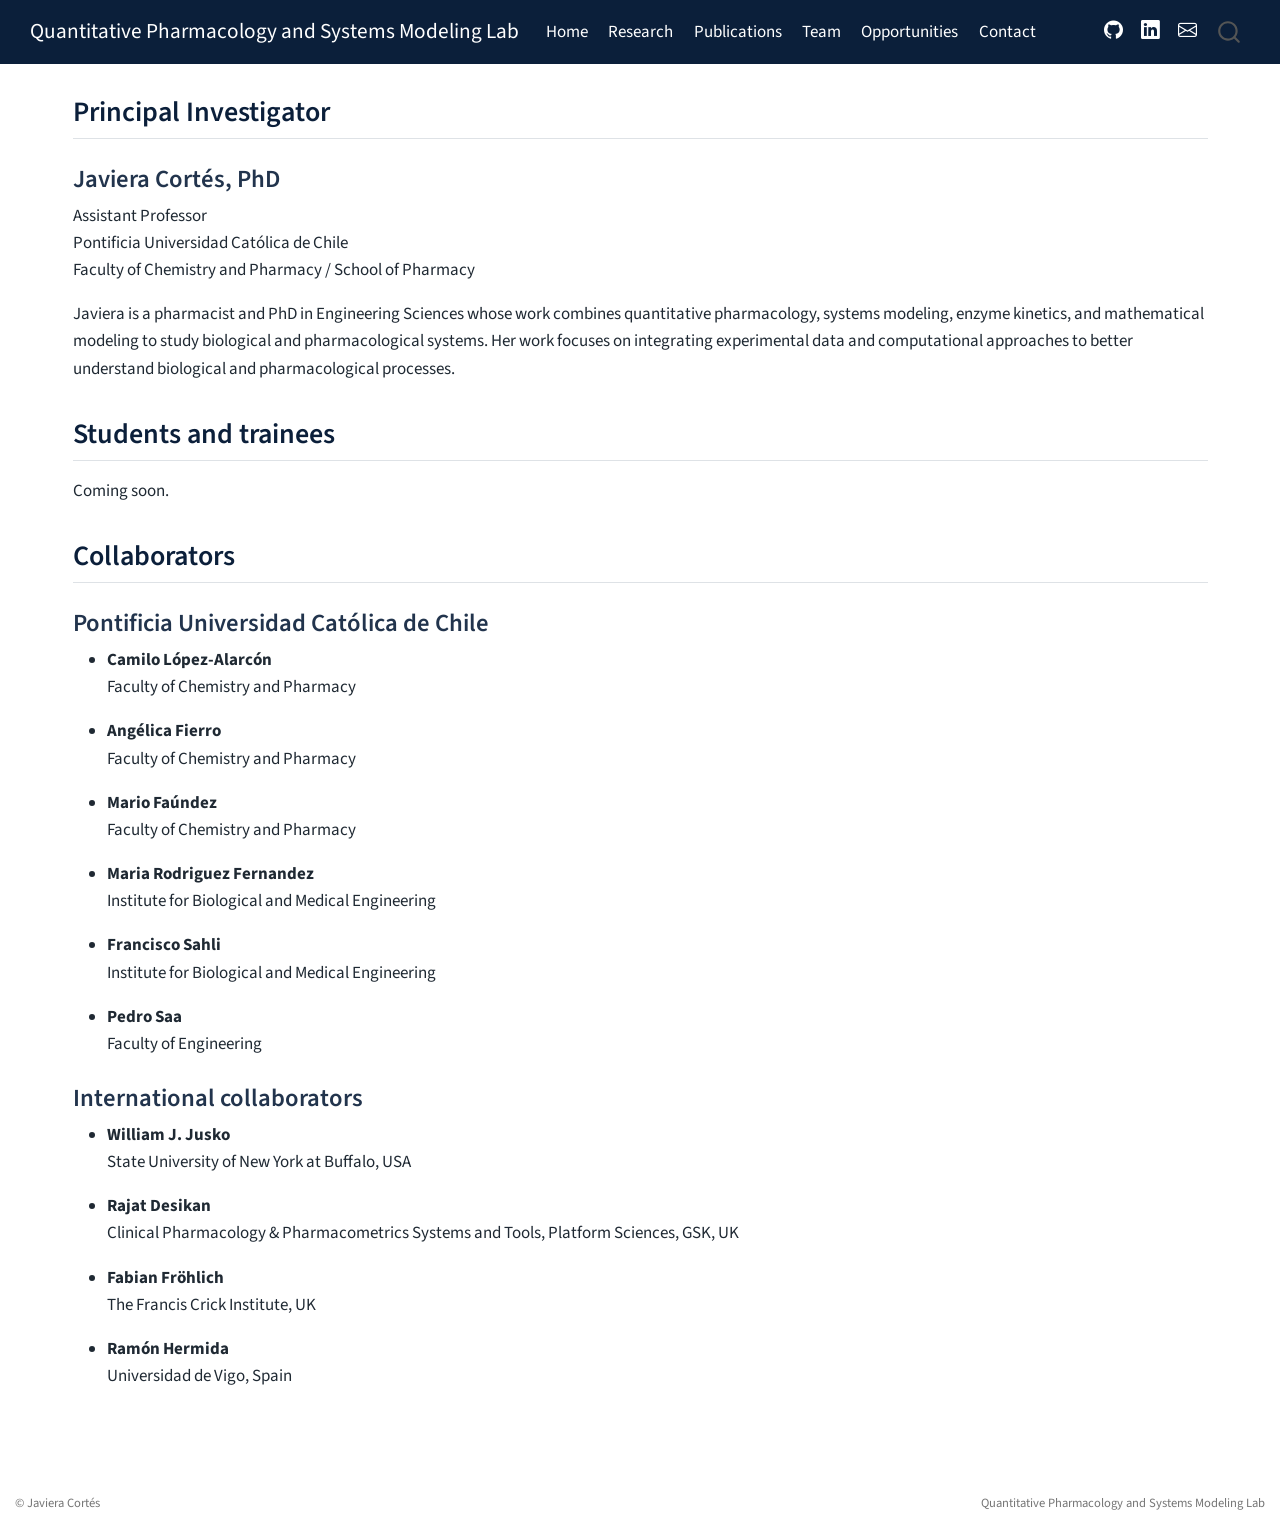
<file: docs/team.html>
<!DOCTYPE html>
<html xmlns="http://www.w3.org/1999/xhtml" lang="en" xml:lang="en"><head>

<meta charset="utf-8">
<meta name="generator" content="quarto-1.9.38">

<meta name="viewport" content="width=device-width, initial-scale=1.0, user-scalable=yes">


<title>Team – Quantitative Pharmacology and Systems Modeling Lab</title>
<style>
/* Default styles provided by pandoc.
** See https://pandoc.org/MANUAL.html#variables-for-html for config info.
*/
code{white-space: pre-wrap;}
span.smallcaps{font-variant: small-caps;}
div.columns{display: flex; gap: min(4vw, 1.5em);}
div.column{flex: auto; overflow-x: auto;}
div.hanging-indent{margin-left: 1.5em; text-indent: -1.5em;}
ul.task-list{list-style: none;}
ul.task-list li input[type="checkbox"] {
  width: 0.8em;
  margin: 0 0.8em 0.2em -1em; /* quarto-specific, see https://github.com/quarto-dev/quarto-cli/issues/4556 */ 
  vertical-align: middle;
}
</style>


<script src="site_libs/quarto-nav/quarto-nav.js"></script>
<script src="site_libs/quarto-nav/headroom.min.js"></script>
<script src="site_libs/clipboard/clipboard.min.js"></script>
<script src="site_libs/quarto-search/autocomplete.umd.js"></script>
<script src="site_libs/quarto-search/fuse.min.js"></script>
<script src="site_libs/quarto-search/quarto-search.js"></script>
<meta name="quarto:offset" content="./">
<script src="site_libs/quarto-html/quarto.js" type="module"></script>
<script src="site_libs/quarto-html/tabsets/tabsets.js" type="module"></script>
<script src="site_libs/quarto-html/popper.min.js"></script>
<script src="site_libs/quarto-html/tippy.umd.min.js"></script>
<script src="site_libs/quarto-html/anchor.min.js"></script>
<link href="site_libs/quarto-html/tippy.css" rel="stylesheet">
<link href="site_libs/quarto-html/quarto-syntax-highlighting-15634bcf2e68342d4ad2dfa704d543f6.css" rel="stylesheet" id="quarto-text-highlighting-styles">
<script src="site_libs/bootstrap/bootstrap.min.js"></script>
<link href="site_libs/bootstrap/bootstrap-icons.css" rel="stylesheet">
<link href="site_libs/bootstrap/bootstrap-a0f9fd0d421825b736dc1bbcbcba2219.min.css" rel="stylesheet" append-hash="true" id="quarto-bootstrap" data-mode="light">
<script id="quarto-search-options" type="application/json">{
  "location": "navbar",
  "copy-button": false,
  "collapse-after": 3,
  "panel-placement": "end",
  "type": "overlay",
  "limit": 50,
  "keyboard-shortcut": [
    "f",
    "/",
    "s"
  ],
  "show-item-context": false,
  "language": {
    "search-no-results-text": "No results",
    "search-matching-documents-text": "matching documents",
    "search-copy-link-title": "Copy link to search",
    "search-hide-matches-text": "Hide additional matches",
    "search-more-match-text": "more match in this document",
    "search-more-matches-text": "more matches in this document",
    "search-clear-button-title": "Clear",
    "search-text-placeholder": "",
    "search-detached-cancel-button-title": "Cancel",
    "search-submit-button-title": "Submit",
    "search-label": "Search"
  }
}</script>


<link rel="stylesheet" href="styles.css">
</head>

<body class="nav-fixed quarto-light">

<div id="quarto-search-results"></div>
  <header id="quarto-header" class="headroom fixed-top">
    <nav class="navbar navbar-expand-lg " data-bs-theme="dark">
      <div class="navbar-container container-fluid">
      <div class="navbar-brand-container mx-auto">
    <a class="navbar-brand" href="./index.html">
    <span class="navbar-title">Quantitative Pharmacology and Systems Modeling Lab</span>
    </a>
  </div>
            <div id="quarto-search" class="" title="Search"></div>
          <button class="navbar-toggler" type="button" data-bs-toggle="collapse" data-bs-target="#navbarCollapse" aria-controls="navbarCollapse" role="menu" aria-expanded="false" aria-label="Toggle navigation" onclick="if (window.quartoToggleHeadroom) { window.quartoToggleHeadroom(); }">
  <span class="navbar-toggler-icon"></span>
</button>
          <div class="collapse navbar-collapse" id="navbarCollapse">
            <ul class="navbar-nav navbar-nav-scroll me-auto">
  <li class="nav-item">
    <a class="nav-link" href="./index.html"> 
<span class="menu-text">Home</span></a>
  </li>  
  <li class="nav-item">
    <a class="nav-link" href="./research.html"> 
<span class="menu-text">Research</span></a>
  </li>  
  <li class="nav-item">
    <a class="nav-link" href="./publications.html"> 
<span class="menu-text">Publications</span></a>
  </li>  
  <li class="nav-item">
    <a class="nav-link active" href="./team.html" aria-current="page"> 
<span class="menu-text">Team</span></a>
  </li>  
  <li class="nav-item">
    <a class="nav-link" href="./opportunities.html"> 
<span class="menu-text">Opportunities</span></a>
  </li>  
  <li class="nav-item">
    <a class="nav-link" href="./contact.html"> 
<span class="menu-text">Contact</span></a>
  </li>  
</ul>
            <ul class="navbar-nav navbar-nav-scroll ms-auto">
  <li class="nav-item compact">
    <a class="nav-link" href="https://github.com/javiera-cortes-rios"> <i class="bi bi-github" role="img">
</i> 
<span class="menu-text"></span></a>
  </li>  
  <li class="nav-item compact">
    <a class="nav-link" href="https://www.linkedin.com/in/cortesriosj/"> <i class="bi bi-linkedin" role="img">
</i> 
<span class="menu-text"></span></a>
  </li>  
  <li class="nav-item compact">
    <a class="nav-link" href="mailto:jacortes4@uc.cl"> <i class="bi bi-envelope" role="img">
</i> 
<span class="menu-text"></span></a>
  </li>  
</ul>
          </div> <!-- /navcollapse -->
            <div class="quarto-navbar-tools">
</div>
      </div> <!-- /container-fluid -->
    </nav>
</header>
<!-- content -->
<div id="quarto-content" class="quarto-container page-columns page-rows-contents page-layout-full page-navbar">
<!-- sidebar -->
<!-- margin-sidebar -->
    
<!-- main -->
<main class="content column-page" id="quarto-document-content">

<header id="title-block-header" class="quarto-title-block default">
<div class="quarto-title">
<h1 class="title">Team</h1>
</div>



<div class="quarto-title-meta column-page">

    
  
    
  </div>
  


</header>


<section id="principal-investigator" class="level2">
<h2 class="anchored" data-anchor-id="principal-investigator">Principal Investigator</h2>
<section id="javiera-cortés-phd" class="level3">
<h3 class="anchored" data-anchor-id="javiera-cortés-phd">Javiera Cortés, PhD</h3>
<p>Assistant Professor<br>
Pontificia Universidad Católica de Chile<br>
Faculty of Chemistry and Pharmacy / School of Pharmacy</p>
<p>Javiera is a pharmacist and PhD in Engineering Sciences whose work combines quantitative pharmacology, systems modeling, enzyme kinetics, and mathematical modeling to study biological and pharmacological systems. Her work focuses on integrating experimental data and computational approaches to better understand biological and pharmacological processes.</p>
</section>
</section>
<section id="students-and-trainees" class="level2">
<h2 class="anchored" data-anchor-id="students-and-trainees">Students and trainees</h2>
<p>Coming soon.</p>
</section>
<section id="collaborators" class="level2">
<h2 class="anchored" data-anchor-id="collaborators">Collaborators</h2>
<section id="pontificia-universidad-católica-de-chile" class="level3">
<h3 class="anchored" data-anchor-id="pontificia-universidad-católica-de-chile">Pontificia Universidad Católica de Chile</h3>
<ul>
<li><p><strong>Camilo López-Alarcón</strong><br>
Faculty of Chemistry and Pharmacy</p></li>
<li><p><strong>Angélica Fierro</strong><br>
Faculty of Chemistry and Pharmacy</p></li>
<li><p><strong>Mario Faúndez</strong><br>
Faculty of Chemistry and Pharmacy</p></li>
<li><p><strong>Maria Rodriguez Fernandez</strong><br>
Institute for Biological and Medical Engineering</p></li>
<li><p><strong>Francisco Sahli</strong><br>
Institute for Biological and Medical Engineering</p></li>
<li><p><strong>Pedro Saa</strong><br>
Faculty of Engineering</p></li>
</ul>
</section>
<section id="international-collaborators" class="level3">
<h3 class="anchored" data-anchor-id="international-collaborators">International collaborators</h3>
<ul>
<li><p><strong>William J. Jusko</strong><br>
State University of New York at Buffalo, USA</p></li>
<li><p><strong>Rajat Desikan</strong><br>
Clinical Pharmacology &amp; Pharmacometrics Systems and Tools, Platform Sciences, GSK, UK</p></li>
<li><p><strong>Fabian Fröhlich</strong><br>
The Francis Crick Institute, UK</p></li>
<li><p><strong>Ramón Hermida</strong><br>
Universidad de Vigo, Spain</p></li>
</ul>


</section>
</section>

</main> <!-- /main -->
<script id="quarto-html-after-body" type="application/javascript">
  window.document.addEventListener("DOMContentLoaded", function (event) {
    const icon = "";
    const anchorJS = new window.AnchorJS();
    anchorJS.options = {
      placement: 'right',
      icon: icon
    };
    anchorJS.add('.anchored');
    const isCodeAnnotation = (el) => {
      for (const clz of el.classList) {
        if (clz.startsWith('code-annotation-')) {                     
          return true;
        }
      }
      return false;
    }
    const onCopySuccess = function(e) {
      // button target
      const button = e.trigger;
      // don't keep focus
      button.blur();
      // flash "checked"
      button.classList.add('code-copy-button-checked');
      var currentTitle = button.getAttribute("title");
      button.setAttribute("title", "Copied!");
      let tooltip;
      if (window.bootstrap) {
        button.setAttribute("data-bs-toggle", "tooltip");
        button.setAttribute("data-bs-placement", "left");
        button.setAttribute("data-bs-title", "Copied!");
        tooltip = new bootstrap.Tooltip(button, 
          { trigger: "manual", 
            customClass: "code-copy-button-tooltip",
            offset: [0, -8]});
        tooltip.show();    
      }
      setTimeout(function() {
        if (tooltip) {
          tooltip.hide();
          button.removeAttribute("data-bs-title");
          button.removeAttribute("data-bs-toggle");
          button.removeAttribute("data-bs-placement");
        }
        button.setAttribute("title", currentTitle);
        button.classList.remove('code-copy-button-checked');
      }, 1000);
      // clear code selection
      e.clearSelection();
    }
    const getTextToCopy = function(trigger) {
      const outerScaffold = trigger.parentElement.cloneNode(true);
      const codeEl = outerScaffold.querySelector('code');
      for (const childEl of codeEl.children) {
        if (isCodeAnnotation(childEl)) {
          childEl.remove();
        }
      }
      return codeEl.innerText;
    }
    const clipboard = new window.ClipboardJS('.code-copy-button:not([data-in-quarto-modal])', {
      text: getTextToCopy
    });
    clipboard.on('success', onCopySuccess);
    if (window.document.getElementById('quarto-embedded-source-code-modal')) {
      const clipboardModal = new window.ClipboardJS('.code-copy-button[data-in-quarto-modal]', {
        text: getTextToCopy,
        container: window.document.getElementById('quarto-embedded-source-code-modal')
      });
      clipboardModal.on('success', onCopySuccess);
    }
      var localhostRegex = new RegExp(/^(?:http|https):\/\/localhost\:?[0-9]*\//);
      var mailtoRegex = new RegExp(/^mailto:/);
        var filterRegex = new RegExp('/' + window.location.host + '/');
      var isInternal = (href) => {
          return filterRegex.test(href) || localhostRegex.test(href) || mailtoRegex.test(href);
      }
      // Inspect non-navigation links and adorn them if external
     var links = window.document.querySelectorAll('a[href]:not(.nav-link):not(.navbar-brand):not(.toc-action):not(.sidebar-link):not(.sidebar-item-toggle):not(.pagination-link):not(.no-external):not([aria-hidden]):not(.dropdown-item):not(.quarto-navigation-tool):not(.about-link)');
      for (var i=0; i<links.length; i++) {
        const link = links[i];
        if (!isInternal(link.href)) {
          // undo the damage that might have been done by quarto-nav.js in the case of
          // links that we want to consider external
          if (link.dataset.originalHref !== undefined) {
            link.href = link.dataset.originalHref;
          }
        }
      }
    function tippyHover(el, contentFn, onTriggerFn, onUntriggerFn) {
      const config = {
        allowHTML: true,
        maxWidth: 500,
        delay: 100,
        arrow: false,
        appendTo: function(el) {
            return el.parentElement;
        },
        interactive: true,
        interactiveBorder: 10,
        theme: 'quarto',
        placement: 'bottom-start',
      };
      if (contentFn) {
        config.content = contentFn;
      }
      if (onTriggerFn) {
        config.onTrigger = onTriggerFn;
      }
      if (onUntriggerFn) {
        config.onUntrigger = onUntriggerFn;
      }
      window.tippy(el, config); 
    }
    const noterefs = window.document.querySelectorAll('a[role="doc-noteref"]');
    for (var i=0; i<noterefs.length; i++) {
      const ref = noterefs[i];
      tippyHover(ref, function() {
        // use id or data attribute instead here
        let href = ref.getAttribute('data-footnote-href') || ref.getAttribute('href');
        try { href = new URL(href).hash; } catch {}
        const id = href.replace(/^#\/?/, "");
        const note = window.document.getElementById(id);
        if (note) {
          return note.innerHTML;
        } else {
          return "";
        }
      });
    }
    const xrefs = window.document.querySelectorAll('a.quarto-xref');
    const processXRef = (id, note) => {
      // Strip column container classes
      const stripColumnClz = (el) => {
        el.classList.remove("page-full", "page-columns");
        if (el.children) {
          for (const child of el.children) {
            stripColumnClz(child);
          }
        }
      }
      stripColumnClz(note)
      if (id === null || id.startsWith('sec-')) {
        // Special case sections, only their first couple elements
        const container = document.createElement("div");
        if (note.children && note.children.length > 2) {
          container.appendChild(note.children[0].cloneNode(true));
          for (let i = 1; i < note.children.length; i++) {
            const child = note.children[i];
            if (child.tagName === "P" && child.innerText === "") {
              continue;
            } else {
              container.appendChild(child.cloneNode(true));
              break;
            }
          }
          if (window.Quarto?.typesetMath) {
            window.Quarto.typesetMath(container);
          }
          return container.innerHTML
        } else {
          if (window.Quarto?.typesetMath) {
            window.Quarto.typesetMath(note);
          }
          return note.innerHTML;
        }
      } else {
        // Remove any anchor links if they are present
        const anchorLink = note.querySelector('a.anchorjs-link');
        if (anchorLink) {
          anchorLink.remove();
        }
        if (window.Quarto?.typesetMath) {
          window.Quarto.typesetMath(note);
        }
        if (note.classList.contains("callout")) {
          return note.outerHTML;
        } else {
          return note.innerHTML;
        }
      }
    }
    for (var i=0; i<xrefs.length; i++) {
      const xref = xrefs[i];
      tippyHover(xref, undefined, function(instance) {
        instance.disable();
        let url = xref.getAttribute('href');
        let hash = undefined; 
        if (url.startsWith('#')) {
          hash = url;
        } else {
          try { hash = new URL(url).hash; } catch {}
        }
        if (hash) {
          const id = hash.replace(/^#\/?/, "");
          const note = window.document.getElementById(id);
          if (note !== null) {
            try {
              const html = processXRef(id, note.cloneNode(true));
              instance.setContent(html);
            } finally {
              instance.enable();
              instance.show();
            }
          } else {
            // See if we can fetch this
            fetch(url.split('#')[0])
            .then(res => res.text())
            .then(html => {
              const parser = new DOMParser();
              const htmlDoc = parser.parseFromString(html, "text/html");
              const note = htmlDoc.getElementById(id);
              if (note !== null) {
                const html = processXRef(id, note);
                instance.setContent(html);
              } 
            }).finally(() => {
              instance.enable();
              instance.show();
            });
          }
        } else {
          // See if we can fetch a full url (with no hash to target)
          // This is a special case and we should probably do some content thinning / targeting
          fetch(url)
          .then(res => res.text())
          .then(html => {
            const parser = new DOMParser();
            const htmlDoc = parser.parseFromString(html, "text/html");
            const note = htmlDoc.querySelector('main.content');
            if (note !== null) {
              // This should only happen for chapter cross references
              // (since there is no id in the URL)
              // remove the first header
              if (note.children.length > 0 && note.children[0].tagName === "HEADER") {
                note.children[0].remove();
              }
              const html = processXRef(null, note);
              instance.setContent(html);
            } 
          }).finally(() => {
            instance.enable();
            instance.show();
          });
        }
      }, function(instance) {
      });
    }
        let selectedAnnoteEl;
        const selectorForAnnotation = ( cell, annotation) => {
          let cellAttr = 'data-code-cell="' + cell + '"';
          let lineAttr = 'data-code-annotation="' +  annotation + '"';
          const selector = 'span[' + cellAttr + '][' + lineAttr + ']';
          return selector;
        }
        const selectCodeLines = (annoteEl) => {
          const doc = window.document;
          const targetCell = annoteEl.getAttribute("data-target-cell");
          const targetAnnotation = annoteEl.getAttribute("data-target-annotation");
          const annoteSpan = window.document.querySelector(selectorForAnnotation(targetCell, targetAnnotation));
          const lines = annoteSpan.getAttribute("data-code-lines").split(",");
          const lineIds = lines.map((line) => {
            return targetCell + "-" + line;
          })
          let top = null;
          let height = null;
          let parent = null;
          if (lineIds.length > 0) {
              //compute the position of the single el (top and bottom and make a div)
              const el = window.document.getElementById(lineIds[0]);
              top = el.offsetTop;
              height = el.offsetHeight;
              parent = el.parentElement.parentElement;
            if (lineIds.length > 1) {
              const lastEl = window.document.getElementById(lineIds[lineIds.length - 1]);
              const bottom = lastEl.offsetTop + lastEl.offsetHeight;
              height = bottom - top;
            }
            if (top !== null && height !== null && parent !== null) {
              // cook up a div (if necessary) and position it 
              let div = window.document.getElementById("code-annotation-line-highlight");
              if (div === null) {
                div = window.document.createElement("div");
                div.setAttribute("id", "code-annotation-line-highlight");
                div.style.position = 'absolute';
                parent.appendChild(div);
              }
              div.style.top = top - 2 + "px";
              div.style.height = height + 4 + "px";
              div.style.left = 0;
              let gutterDiv = window.document.getElementById("code-annotation-line-highlight-gutter");
              if (gutterDiv === null) {
                gutterDiv = window.document.createElement("div");
                gutterDiv.setAttribute("id", "code-annotation-line-highlight-gutter");
                gutterDiv.style.position = 'absolute';
                const codeCell = window.document.getElementById(targetCell);
                const gutter = codeCell.querySelector('.code-annotation-gutter');
                gutter.appendChild(gutterDiv);
              }
              gutterDiv.style.top = top - 2 + "px";
              gutterDiv.style.height = height + 4 + "px";
            }
            selectedAnnoteEl = annoteEl;
          }
        };
        const unselectCodeLines = () => {
          const elementsIds = ["code-annotation-line-highlight", "code-annotation-line-highlight-gutter"];
          elementsIds.forEach((elId) => {
            const div = window.document.getElementById(elId);
            if (div) {
              div.remove();
            }
          });
          selectedAnnoteEl = undefined;
        };
          // Handle positioning of the toggle
      window.addEventListener(
        "resize",
        throttle(() => {
          elRect = undefined;
          if (selectedAnnoteEl) {
            selectCodeLines(selectedAnnoteEl);
          }
        }, 10)
      );
      function throttle(fn, ms) {
      let throttle = false;
      let timer;
        return (...args) => {
          if(!throttle) { // first call gets through
              fn.apply(this, args);
              throttle = true;
          } else { // all the others get throttled
              if(timer) clearTimeout(timer); // cancel #2
              timer = setTimeout(() => {
                fn.apply(this, args);
                timer = throttle = false;
              }, ms);
          }
        };
      }
        // Attach click handler to the DT
        const annoteDls = window.document.querySelectorAll('dt[data-target-cell]');
        for (const annoteDlNode of annoteDls) {
          annoteDlNode.addEventListener('click', (event) => {
            const clickedEl = event.target;
            if (clickedEl !== selectedAnnoteEl) {
              unselectCodeLines();
              const activeEl = window.document.querySelector('dt[data-target-cell].code-annotation-active');
              if (activeEl) {
                activeEl.classList.remove('code-annotation-active');
              }
              selectCodeLines(clickedEl);
              clickedEl.classList.add('code-annotation-active');
            } else {
              // Unselect the line
              unselectCodeLines();
              clickedEl.classList.remove('code-annotation-active');
            }
          });
        }
    const findCites = (el) => {
      const parentEl = el.parentElement;
      if (parentEl) {
        const cites = parentEl.dataset.cites;
        if (cites) {
          return {
            el,
            cites: cites.split(' ')
          };
        } else {
          return findCites(el.parentElement)
        }
      } else {
        return undefined;
      }
    };
    var bibliorefs = window.document.querySelectorAll('a[role="doc-biblioref"]');
    for (var i=0; i<bibliorefs.length; i++) {
      const ref = bibliorefs[i];
      const citeInfo = findCites(ref);
      if (citeInfo) {
        tippyHover(citeInfo.el, function() {
          var popup = window.document.createElement('div');
          citeInfo.cites.forEach(function(cite) {
            var citeDiv = window.document.createElement('div');
            citeDiv.classList.add('hanging-indent');
            citeDiv.classList.add('csl-entry');
            var biblioDiv = window.document.getElementById('ref-' + cite);
            if (biblioDiv) {
              citeDiv.innerHTML = biblioDiv.innerHTML;
            }
            popup.appendChild(citeDiv);
          });
          return popup.innerHTML;
        });
      }
    }
  });
  </script>
</div> <!-- /content -->
<footer class="footer">
  <div class="nav-footer">
    <div class="nav-footer-left">
<p>© Javiera Cortés</p>
</div>   
    <div class="nav-footer-center">
      &nbsp;
    </div>
    <div class="nav-footer-right">
<p>Quantitative Pharmacology and Systems Modeling Lab</p>
</div>
  </div>
</footer>




</body></html>
</file>
<file: docs/site_libs/quarto-html/tippy.css>
.tippy-box[data-animation=fade][data-state=hidden]{opacity:0}[data-tippy-root]{max-width:calc(100vw - 10px)}.tippy-box{position:relative;background-color:#333;color:#fff;border-radius:4px;font-size:14px;line-height:1.4;white-space:normal;outline:0;transition-property:transform,visibility,opacity}.tippy-box[data-placement^=top]>.tippy-arrow{bottom:0}.tippy-box[data-placement^=top]>.tippy-arrow:before{bottom:-7px;left:0;border-width:8px 8px 0;border-top-color:initial;transform-origin:center top}.tippy-box[data-placement^=bottom]>.tippy-arrow{top:0}.tippy-box[data-placement^=bottom]>.tippy-arrow:before{top:-7px;left:0;border-width:0 8px 8px;border-bottom-color:initial;transform-origin:center bottom}.tippy-box[data-placement^=left]>.tippy-arrow{right:0}.tippy-box[data-placement^=left]>.tippy-arrow:before{border-width:8px 0 8px 8px;border-left-color:initial;right:-7px;transform-origin:center left}.tippy-box[data-placement^=right]>.tippy-arrow{left:0}.tippy-box[data-placement^=right]>.tippy-arrow:before{left:-7px;border-width:8px 8px 8px 0;border-right-color:initial;transform-origin:center right}.tippy-box[data-inertia][data-state=visible]{transition-timing-function:cubic-bezier(.54,1.5,.38,1.11)}.tippy-arrow{width:16px;height:16px;color:#333}.tippy-arrow:before{content:"";position:absolute;border-color:transparent;border-style:solid}.tippy-content{position:relative;padding:5px 9px;z-index:1}
</file>
<file: docs/site_libs/quarto-html/quarto-syntax-highlighting-15634bcf2e68342d4ad2dfa704d543f6.css>
/* quarto syntax highlight colors */
:root {
  --quarto-hl-ot-color: #003B4F;
  --quarto-hl-at-color: #657422;
  --quarto-hl-ss-color: #20794D;
  --quarto-hl-an-color: #5E5E5E;
  --quarto-hl-fu-color: #4758AB;
  --quarto-hl-st-color: #20794D;
  --quarto-hl-cf-color: #003B4F;
  --quarto-hl-op-color: #5E5E5E;
  --quarto-hl-er-color: #AD0000;
  --quarto-hl-bn-color: #AD0000;
  --quarto-hl-al-color: #AD0000;
  --quarto-hl-va-color: #111111;
  --quarto-hl-bu-color: inherit;
  --quarto-hl-ex-color: inherit;
  --quarto-hl-pp-color: #AD0000;
  --quarto-hl-in-color: #5E5E5E;
  --quarto-hl-vs-color: #20794D;
  --quarto-hl-wa-color: #5E5E5E;
  --quarto-hl-do-color: #5E5E5E;
  --quarto-hl-im-color: #00769E;
  --quarto-hl-ch-color: #20794D;
  --quarto-hl-dt-color: #AD0000;
  --quarto-hl-fl-color: #AD0000;
  --quarto-hl-co-color: #5E5E5E;
  --quarto-hl-cv-color: #5E5E5E;
  --quarto-hl-cn-color: #8f5902;
  --quarto-hl-sc-color: #5E5E5E;
  --quarto-hl-dv-color: #AD0000;
  --quarto-hl-kw-color: #003B4F;
}

/* other quarto variables */
:root {
  --quarto-font-monospace: SFMono-Regular, Menlo, Monaco, Consolas, "Liberation Mono", "Courier New", monospace;
}

/* syntax highlight based on Pandoc's rules */
pre > code.sourceCode > span {
  color: #003B4F;
}

code.sourceCode > span {
  color: #003B4F;
}

div.sourceCode,
div.sourceCode pre.sourceCode {
  color: #003B4F;
}

/* Normal */
code span {
  color: #003B4F;
}

/* Alert */
code span.al {
  color: #AD0000;
  font-style: inherit;
}

/* Annotation */
code span.an {
  color: #5E5E5E;
  font-style: inherit;
}

/* Attribute */
code span.at {
  color: #657422;
  font-style: inherit;
}

/* BaseN */
code span.bn {
  color: #AD0000;
  font-style: inherit;
}

/* BuiltIn */
code span.bu {
  font-style: inherit;
}

/* ControlFlow */
code span.cf {
  color: #003B4F;
  font-weight: bold;
  font-style: inherit;
}

/* Char */
code span.ch {
  color: #20794D;
  font-style: inherit;
}

/* Constant */
code span.cn {
  color: #8f5902;
  font-style: inherit;
}

/* Comment */
code span.co {
  color: #5E5E5E;
  font-style: inherit;
}

/* CommentVar */
code span.cv {
  color: #5E5E5E;
  font-style: italic;
}

/* Documentation */
code span.do {
  color: #5E5E5E;
  font-style: italic;
}

/* DataType */
code span.dt {
  color: #AD0000;
  font-style: inherit;
}

/* DecVal */
code span.dv {
  color: #AD0000;
  font-style: inherit;
}

/* Error */
code span.er {
  color: #AD0000;
  font-style: inherit;
}

/* Extension */
code span.ex {
  font-style: inherit;
}

/* Float */
code span.fl {
  color: #AD0000;
  font-style: inherit;
}

/* Function */
code span.fu {
  color: #4758AB;
  font-style: inherit;
}

/* Import */
code span.im {
  color: #00769E;
  font-style: inherit;
}

/* Information */
code span.in {
  color: #5E5E5E;
  font-style: inherit;
}

/* Keyword */
code span.kw {
  color: #003B4F;
  font-weight: bold;
  font-style: inherit;
}

/* Operator */
code span.op {
  color: #5E5E5E;
  font-style: inherit;
}

/* Other */
code span.ot {
  color: #003B4F;
  font-style: inherit;
}

/* Preprocessor */
code span.pp {
  color: #AD0000;
  font-style: inherit;
}

/* SpecialChar */
code span.sc {
  color: #5E5E5E;
  font-style: inherit;
}

/* SpecialString */
code span.ss {
  color: #20794D;
  font-style: inherit;
}

/* String */
code span.st {
  color: #20794D;
  font-style: inherit;
}

/* Variable */
code span.va {
  color: #111111;
  font-style: inherit;
}

/* VerbatimString */
code span.vs {
  color: #20794D;
  font-style: inherit;
}

/* Warning */
code span.wa {
  color: #5E5E5E;
  font-style: italic;
}

.prevent-inlining {
  content: "</";
}

/*# sourceMappingURL=f23921c56f73e400b49028c9186a1aa0.css.map */
</file>
<file: docs/styles.css>
/* ===============================
   General site style
   =============================== */

body {
  color: #1f2933;
  font-size: 1rem;
  line-height: 1.6;
}

h1, h2, h3, h4 {
  color: #0b1f3a;
}

a {
  color: #1f5f99;
}

a:hover {
  color: #0b3d66;
}

/* ===============================
   Navbar
   =============================== */

.navbar {
  background-color: #0b1f3a;
}

.navbar-brand,
.navbar-nav .nav-link {
  color: #ffffff !important;
}

.navbar-nav .nav-link:hover {
  color: #d8e6f5 !important;
}

/* ===============================
   General images
   =============================== */

img {
  border-radius: 10px;
}

/* ===============================
   Hide automatic Quarto title block
   =============================== */

.quarto-title-block {
  display: none !important;
}

/* ===============================
   Homepage hero banner
   =============================== */

.hero-banner {
  position: relative;
  overflow: hidden;
  min-height: 300px;
  max-width: 1320px;
  margin: 1.8rem auto 2.6rem auto;
  display: flex;
  align-items: center;
  justify-content: center;
  border-radius: 0 0 18px 18px;
}

.hero-banner::before {
  content: "";
  position: absolute;
  inset: 0;
  background:
    linear-gradient(
      rgba(255, 255, 255, 0.18),
      rgba(255, 255, 255, 0.18)
    ),
    linear-gradient(
      rgba(7, 24, 48, 0.10),
      rgba(7, 24, 48, 0.22)
    ),
    url("images/banner.png");
  background-size: cover;
  background-position: center top;
  background-repeat: no-repeat;
  filter: saturate(0.58) brightness(1.18) contrast(0.90);
  transform: scale(1.01);
}

.hero-content {
  position: relative;
  z-index: 2;
  text-align: center;
  color: white;
  max-width: 980px;
  padding: 2.2rem 2rem;
}

.hero-title {
  display: block;
  color: #ffffff;
  font-size: 2.35rem;
  font-weight: 650;
  line-height: 1.18;
  margin-bottom: 0.75rem;
  text-align: center;
  text-shadow: 0 2px 6px rgba(0, 0, 0, 0.30);
}

.hero-subtitle {
  display: block;
  color: #eef4fb;
  font-size: 1.15rem;
  font-weight: 400;
  font-style: italic;
  line-height: 1.35;
  text-align: center;
  text-shadow: 0 1px 4px rgba(0, 0, 0, 0.22);
}
/* ===============================
   Home content wrapper
   =============================== */

.home-content {
  max-width: 1100px;
  margin: 0 auto;
  padding: 0 1.5rem;
}

/* ===============================
   Homepage research theme cards
   =============================== */

.theme-grid {
  display: grid;
  grid-template-columns: repeat(3, 1fr);
  gap: 1.4rem;
  margin: 1.6rem 0 2.7rem 0;
}

.theme-card {
  background: #ffffff;
  border: 1px solid #e5e7eb;
  border-top: 4px solid #1f5f99;
  border-radius: 14px;
  padding: 1.5rem 1.35rem 1.45rem 1.35rem;
  box-shadow: 0 4px 16px rgba(15, 23, 42, 0.055);
  min-height: 250px;
}

.theme-card h3 {
  margin-top: 0;
  margin-bottom: 0.9rem;
  color: #0b1f3a;
  font-size: 1.35rem;
  line-height: 1.25;
}

.theme-card p {
  font-size: 0.98rem;
  line-height: 1.62;
  color: #374151;
  margin-bottom: 0;
}

.theme-blue {
  border-top-color: #1f5f99;
}

.theme-green {
  border-top-color: #2f7d4c;
}

.theme-red {
  border-top-color: #b23a3a;
}

@media (max-width: 992px) {
  .theme-grid {
    grid-template-columns: 1fr;
  }

  .theme-card {
    min-height: auto;
  }
}
/* ===============================
   Research page layout
   Image left + description right
   =============================== */

.research-row {
  display: grid;
  grid-template-columns: 38% 1fr;
  gap: 2rem;
  align-items: center;
  margin: 2.5rem 0;
  padding: 1.5rem 0;
  border-bottom: 1px solid #e5e7eb;
}

.research-row:last-child {
  border-bottom: none;
}

.research-image img {
  width: 100%;
  height: auto;
  border-radius: 12px;
  border: 1px solid #e5e7eb;
  box-shadow: 0 4px 14px rgba(15, 23, 42, 0.08);
  background-color: #ffffff;
}

.research-text h3 {
  margin-top: 0;
  margin-bottom: 0.8rem;
  color: #0b1f3a;
}

.research-text p {
  font-size: 1.02rem;
  line-height: 1.65;
  margin-bottom: 0.8rem;
}

/* ===============================
   Footer
   =============================== */

.footer {
  font-size: 0.9rem;
  color: #6b7280;
}

/* ===============================
   Responsive layout
   =============================== */

@media (max-width: 992px) {
  .hero-banner {
    min-height: 340px;
    margin: 0 0 2rem 0;
  }

  .hero-title,
  .hero-content h1 {
    font-size: 2.35rem;
  }

  .hero-subtitle,
  .hero-content h2 {
    font-size: 1.2rem;
  }

  .research-row {
    grid-template-columns: 42% 1fr;
    gap: 1.5rem;
  }
}

@media (max-width: 768px) {
  .hero-banner {
    min-height: 300px;
    margin: 0 0 2rem 0;
    background-position: center top;
  }

  .hero-content {
    padding: 2.2rem 1.2rem;
  }

  .hero-title,
  .hero-content h1 {
    font-size: 2rem;
  }

  .hero-subtitle,
  .hero-content h2 {
    font-size: 1.05rem;
  }

  .research-row {
    grid-template-columns: 1fr;
    gap: 1rem;
    margin: 2rem 0;
    padding: 1.25rem 0;
  }

  .research-image img {
    max-width: 100%;
  }
}
</file>
